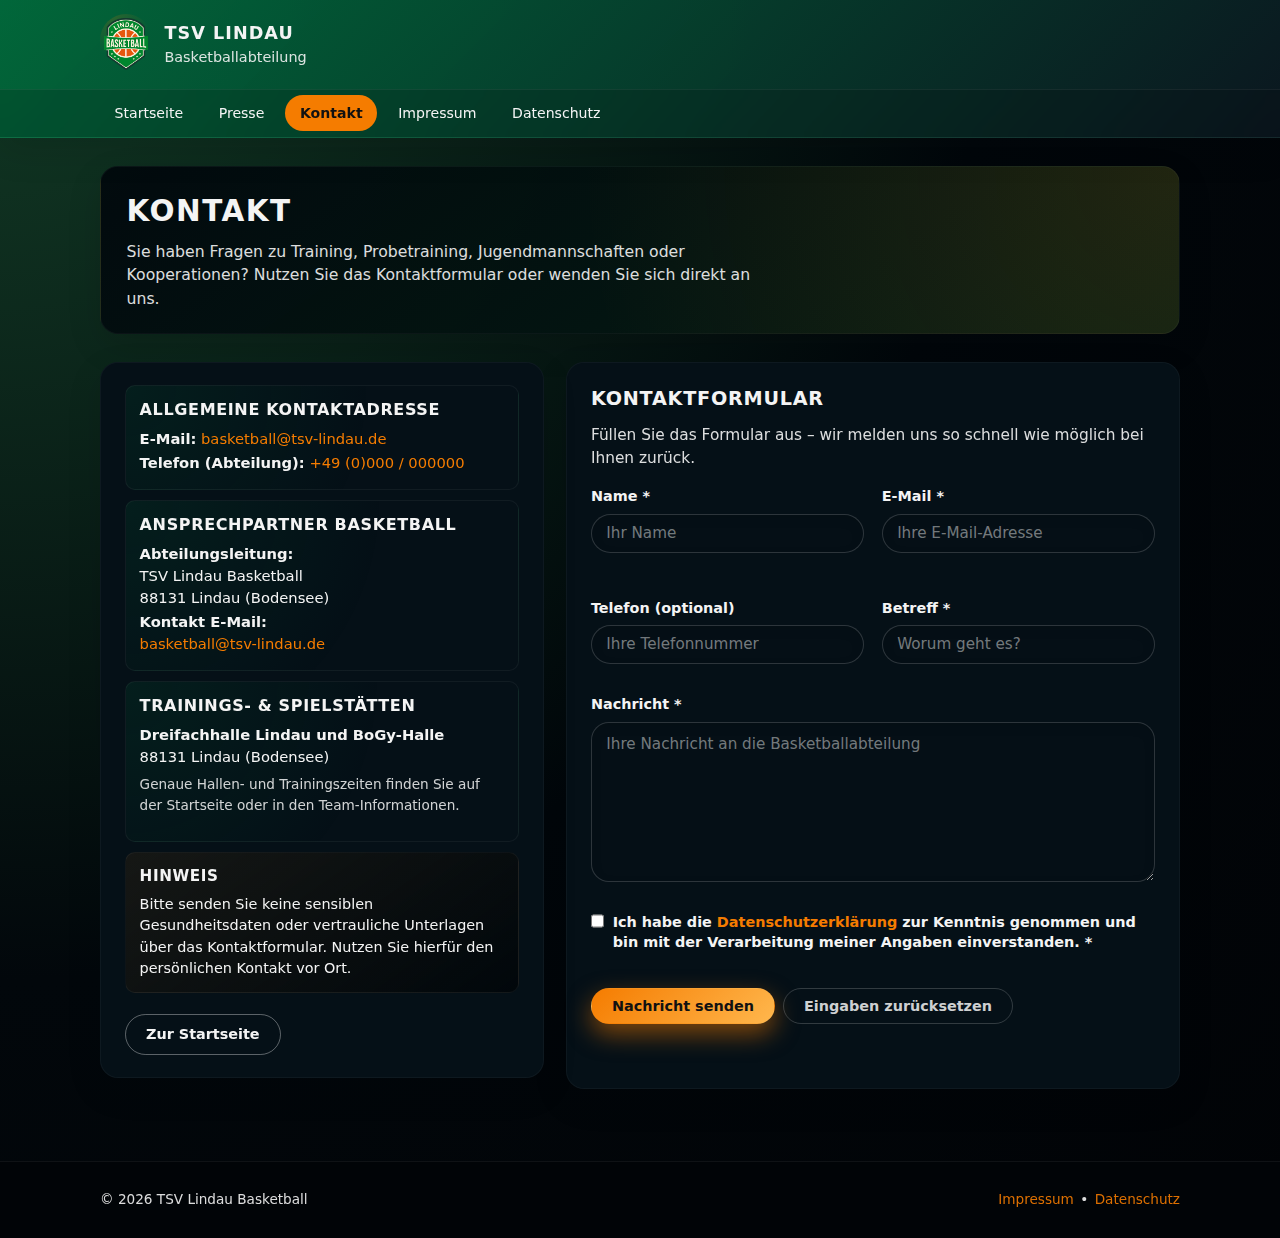
<file: kontakt/kontakt.html>
<!DOCTYPE html>
<html lang="de">
<head>
    <meta charset="UTF-8">
    <meta name="viewport" content="width=device-width, initial-scale=1.0">
    <title>Kontakt | TSV Lindau Basketball</title>
    <link rel="stylesheet" href="/kontakt/kontakt.css">
    <script src="/kontakt/kontakt.js" defer></script>
</head>
<body>
    <header class="site-header">
        <div class="header-inner">
            <a href="/index.html" class="logo-link" aria-label="Zur Startseite">
                <!-- Pfad ggf. anpassen -->
                <img src="/assets/Header/TSVLogotransparent.png" alt="TSV Lindau Basketball Logo" class="site-logo">
            </a>
            <div class="header-text">
                <span class="club-name">TSV Lindau</span>
                <span class="club-section">Basketballabteilung</span>
            </div>
        </div>

        <nav class="main-nav" aria-label="Hauptnavigation">
            <ul>
                <li><a href="/index.html">Startseite</a></li>
                <li><a href="/footer/presse/presse.html">Presse</a></li>
                <li><a href="/kontakt/kontakt.html" class="active">Kontakt</a></li>
                <li><a href="/footer/impressum/impressum.html">Impressum</a></li>
                <li><a href="/footer/datenschutz/datenschutz.html">Datenschutz</a></li>
            </ul>
        </nav>
    </header>

    <main class="page-main">
        <section class="page-hero">
            <h1>Kontakt</h1>
            <p>
                Sie haben Fragen zu Training, Probetraining, Jugendmannschaften oder Kooperationen?
                Nutzen Sie das Kontaktformular oder wenden Sie sich direkt an uns.
            </p>
        </section>

        <section class="contact-wrapper">
            <!-- Linke Spalte: Kontaktdaten -->
            <section class="contact-info" aria-label="Kontaktinformationen">
                <div class="info-card">
                    <h2>Allgemeine Kontaktadresse</h2>
                    <p class="info-line">
                        <strong>E-Mail:</strong>
                        <a href="mailto:basketball@tsv-lindau.de">basketball@tsv-lindau.de</a>
                    </p>
                    <p class="info-line">
                        <strong>Telefon (Abteilung):</strong>
                        <a href="tel:+490000000000">+49 (0)000 / 000000</a>
                    </p>
                </div>

                <div class="info-card">
                    <h2>Ansprechpartner Basketball</h2>
                    <p class="info-line">
                        <strong>Abteilungsleitung:</strong><br>
                        TSV Lindau Basketball<br>
                        88131 Lindau (Bodensee)
                    </p>
                    <p class="info-line">
                        <strong>Kontakt E-Mail:</strong><br>
                        <a href="mailto:basketball@tsv-lindau.de">basketball@tsv-lindau.de</a>
                    </p>
                </div>

                <div class="info-card">
                    <h2>Trainings- & Spielstätten</h2>
                    <p class="info-line">
                        <strong>Dreifachhalle Lindau und BoGy-Halle</strong><br>
                        88131 Lindau (Bodensee)
                    </p>
                    <p class="info-note">
                        Genaue Hallen- und Trainingszeiten finden Sie auf der Startseite oder
                        in den Team-Informationen.
                    </p>
                </div>

                <div class="info-card info-note-card">
                    <h3>Hinweis</h3>
                    <p>
                        Bitte senden Sie keine sensiblen Gesundheitsdaten oder vertrauliche
                        Unterlagen über das Kontaktformular. Nutzen Sie hierfür den persönlichen
                        Kontakt vor Ort.
                    </p>
                </div>

                <a href="/index.html" class="btn-secondary back-button">
                    Zur Startseite
                </a>
            </section>

            <!-- Rechte Spalte: Kontaktformular -->
            <section class="contact-form-section" aria-label="Kontaktformular">
                <h2>Kontaktformular</h2>
                <p class="form-intro">
                    Füllen Sie das Formular aus – wir melden uns so schnell wie möglich bei Ihnen zurück.
                </p>

                <form id="contact-form" novalidate>
                    <div class="form-grid">
                        <div class="form-group">
                            <label for="name">Name *</label>
                            <input type="text" id="name" name="name" required autocomplete="name" placeholder="Ihr Name">
                            <p class="error-message" data-for="name"></p>
                        </div>

                        <div class="form-group">
                            <label for="email">E-Mail *</label>
                            <input type="email" id="email" name="email" required autocomplete="email" placeholder="Ihre E-Mail-Adresse">
                            <p class="error-message" data-for="email"></p>
                        </div>

                        <div class="form-group">
                            <label for="phone">Telefon (optional)</label>
                            <input type="tel" id="phone" name="phone" autocomplete="tel" placeholder="Ihre Telefonnummer">
                            <p class="error-message" data-for="phone"></p>
                        </div>

                        <div class="form-group">
                            <label for="subject">Betreff *</label>
                            <input type="text" id="subject" name="subject" required placeholder="Worum geht es?">
                            <p class="error-message" data-for="subject"></p>
                        </div>
                    </div>

                    <div class="form-group">
                        <label for="message">Nachricht *</label>
                        <textarea id="message" name="message" rows="6" required placeholder="Ihre Nachricht an die Basketballabteilung"></textarea>
                        <p class="error-message" data-for="message"></p>
                    </div>

                    <div class="form-group form-group-inline">
                        <input type="checkbox" id="privacy" name="privacy" required>
                        <label for="privacy" class="checkbox-label">
                            Ich habe die
                            <a href="/footer/datenschutz/datenschutz.html" target="_blank" rel="noopener noreferrer">
                                Datenschutzerklärung
                            </a>
                            zur Kenntnis genommen und bin mit der Verarbeitung meiner Angaben einverstanden. *
                        </label>
                    </div>
                    <p class="error-message" data-for="privacy"></p>

                    <div class="form-actions">
                        <button type="submit" class="btn-primary">Nachricht senden</button>
                        <button type="reset" class="btn-ghost">Eingaben zurücksetzen</button>
                    </div>

                    <p id="form-status" class="form-status" aria-live="polite"></p>
                </form>
            </section>
        </section>
    </main>

    <footer class="site-footer">
        <div class="footer-inner">
            <p>© <span id="year"></span> TSV Lindau Basketball</p>
            <p class="footer-links">
                <a href="/footer/impressum/impressum.html">Impressum</a>
                <span aria-hidden="true">•</span>
                <a href="/footer/datenschutz/datenschutz.html">Datenschutz</a>
            </p>
        </div>
    </footer>
</body>
</html>
</file>
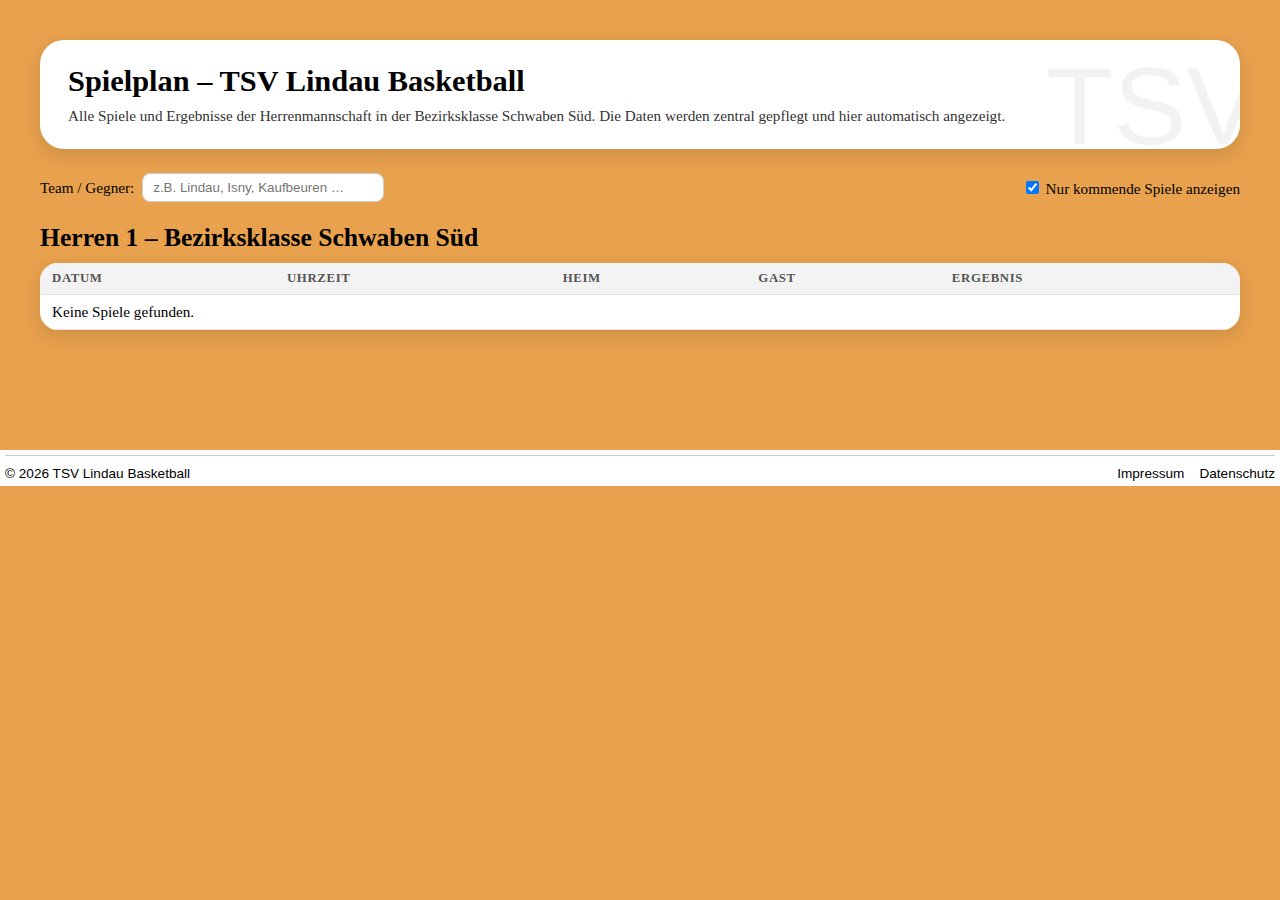
<file: spielplan/spielplan.html>
<!DOCTYPE html>
<html lang="de">
<head>
    <meta charset="UTF-8">
    <title>TSV Lindau Basketball – Spielplan</title>
    <meta name="viewport" content="width=device-width, initial-scale=1">

    <!-- Haupt-CSS deiner Landingpage -->
    <link rel="stylesheet" href="/landingpage/TSV_Lindau_Basketball.css">
    <!-- Zusatz-CSS nur für den Spielplan-Bereich -->
    <link rel="stylesheet" href="/spielplan/spielplan.css">

    <script src="/spielplan/spielplan.js" defer></script>
</head>
<body>
    <!-- du kannst hier denselben Header verwenden wie auf der Startseite,
         wichtig ist nur, dass darunter der Spielplan-Content kommt -->

    <main class="page-main">
        <section class="hero-section">
            <div class="hero-inner">
                <h1>Spielplan – TSV Lindau Basketball</h1>
                <p>
                    Alle Spiele und Ergebnisse der Herrenmannschaft in der Bezirksklasse Schwaben Süd.
                    Die Daten werden zentral gepflegt und hier automatisch angezeigt.
                </p>
            </div>
        </section>

        <section class="controls-section">
            <div class="controls-inner">
                <div class="control-group">
                    <label for="teamFilter">Team / Gegner:</label>
                    <input type="text" id="teamFilter" placeholder="z.B. Lindau, Isny, Kaufbeuren …">
                </div>

                <div class="control-group">
                    <label>
                        <input type="checkbox" id="futureOnly" checked>
                        Nur kommende Spiele anzeigen
                    </label>
                </div>
            </div>
        </section>

        <section class="schedule-section">
            <h2>Herren 1 – Bezirksklasse Schwaben Süd</h2>

            <table class="schedule-table">
                <thead>
                    <tr>
                        <th>Datum</th>
                        <th>Uhrzeit</th>
                        <th>Heim</th>
                        <th>Gast</th>
                        <th>Ergebnis</th>
                    </tr>
                </thead>
                <tbody id="schedule-body">
                    <!-- wird per JS gefüllt -->
                </tbody>
            </table>
        </section>
    </main>

    <footer class="footer">
        <div class="footer-bottom">
            <span>&copy; <span id="currentYear"></span> TSV Lindau Basketball</span>
            <div class="footer-links">
                <a href="/footer/impressum/impressum.html">Impressum</a>
                <a href="/footer/datenschutz/datenschutz.html">Datenschutz</a>
            </div>
        </div>
    </footer>
</body>
</html>
</file>
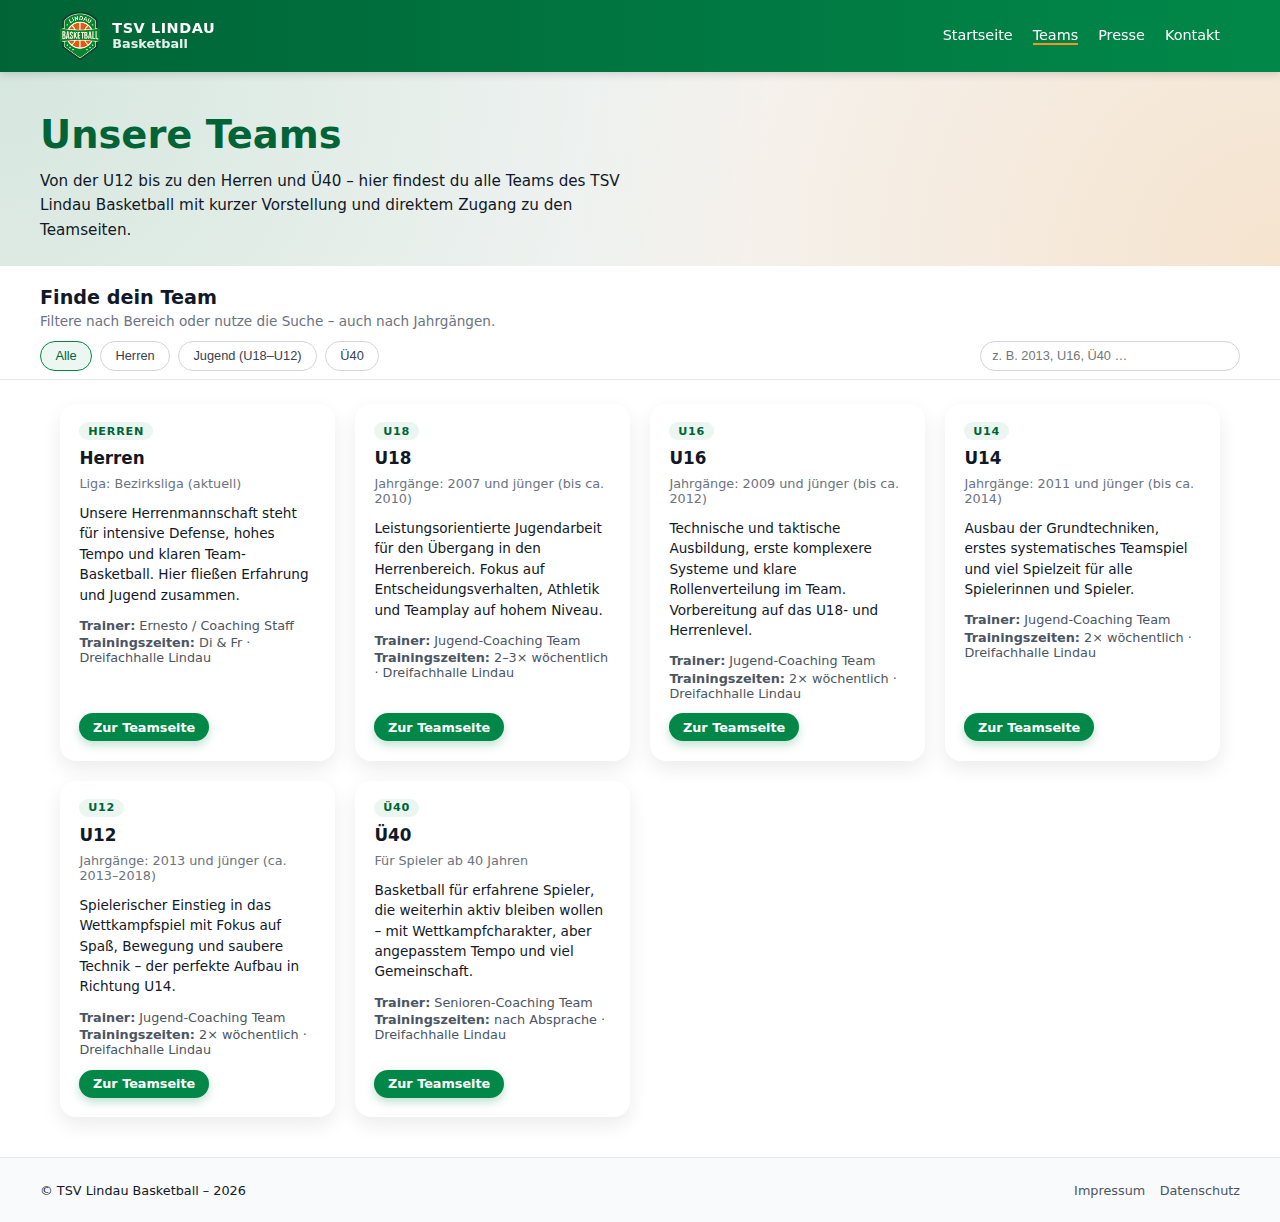
<file: teams/teams.html>
<!DOCTYPE html>
<html lang="de">
<head>
    <meta charset="UTF-8">
    <title>TSV Lindau Basketball – Teams</title>
    <meta name="viewport" content="width=device-width, initial-scale=1.0">

    <!-- Haupt-CSS für die Team-Landing-Page -->
    <link rel="stylesheet" href="/teams/teams.css">
</head>
<body>
    <header class="site-header">
        <div class="header-inner">
            <a href="/index.html" class="logo-link">
                <img src="/assets/Header/logo.png" alt="TSV Lindau Basketball Logo" class="logo-img">
                <div class="logo-text">
                    <span class="logo-main">TSV Lindau</span>
                    <span class="logo-sub">Basketball</span>
                </div>
            </a>

            <nav class="main-nav">
                <a href="/index.html">Startseite</a>
                <a href="/teams/teams.html" class="active">Teams</a>
                <a href="/footer/presse/presse.html">Presse</a>
                <a href="/kontakt/kontakt.html">Kontakt</a>
            </nav>
        </div>
    </header>

    <main>
        <!-- Hero / Einleitung -->
        <section class="hero">
            <div class="hero-content">
                <h1>Unsere Teams</h1>
                <p>
                    Von der U12 bis zu den Herren und Ü40 – hier findest du alle Teams des
                    TSV Lindau Basketball mit kurzer Vorstellung und direktem Zugang zu den Teamseiten.
                </p>
            </div>
        </section>

        <!-- Filterleiste -->
        <section class="team-filter-section">
            <div class="filter-header">
                <h2>Finde dein Team</h2>
                <p>Filtere nach Bereich oder nutze die Suche – auch nach Jahrgängen.</p>
            </div>

            <div class="filter-controls">
                <div class="filter-buttons">
                    <button class="filter-btn active" data-filter="all">Alle</button>
                    <button class="filter-btn" data-filter="herren">Herren</button>
                    <button class="filter-btn" data-filter="jugend">Jugend (U18–U12)</button>
                    <button class="filter-btn" data-filter="ue40">Ü40</button>
                </div>
                <div class="filter-search">
                    <input type="text" id="teamSearch" placeholder="z. B. 2013, U16, Ü40 …" aria-label="Team-Suche">
                </div>
            </div>
        </section>

        <!-- Team-Kacheln -->
        <section class="teams-grid" aria-label="Übersicht Teams">
            <!-- Herren -->
            <article class="team-card"
                     data-category="herren"
                     data-tags="herren herrenmannschaft bezirksliga lindau">
                <div class="team-tag">Herren</div>
                <h3>Herren</h3>
                <p class="team-league">Liga: Bezirksliga (aktuell)</p>
                <p class="team-info">
                    Unsere Herrenmannschaft steht für intensive Defense, hohes Tempo und klaren Team-Basketball.
                    Hier fließen Erfahrung und Jugend zusammen.
                </p>
                <ul class="team-meta">
                    <li><strong>Trainer:</strong> Ernesto / Coaching Staff</li>
                    <li><strong>Trainingszeiten:</strong> Di &amp; Fr · Dreifachhalle Lindau</li>
                </ul>
                <a href="/teams/herren1/herren1.html" class="team-link">Zur Teamseite</a>
            </article>

            <!-- U18 -->
            <article class="team-card"
                     data-category="jugend"
                     data-year-from="2007"
                     data-year-to="2010"
                     data-tags="u18 jugend jahrgang 2007 2008 2009 2010 2010 und jünger">
                <div class="team-tag">U18</div>
                <h3>U18</h3>
                <p class="team-league">Jahrgänge: 2007 und jünger (bis ca. 2010)</p>
                <p class="team-info">
                    Leistungsorientierte Jugendarbeit für den Übergang in den Herrenbereich. Fokus auf
                    Entscheidungsverhalten, Athletik und Teamplay auf hohem Niveau.
                </p>
                <ul class="team-meta">
                    <li><strong>Trainer:</strong> Jugend-Coaching Team</li>
                    <li><strong>Trainingszeiten:</strong> 2–3× wöchentlich · Dreifachhalle Lindau</li>
                </ul>
                <a href="/teams/u18/u18.html" class="team-link">Zur Teamseite</a>
            </article>

            <!-- U16 -->
            <article class="team-card"
                     data-category="jugend"
                     data-year-from="2009"
                     data-year-to="2012"
                     data-tags="u16 jugend jahrgang 2009 2010 2011 2012 2012 und jünger">
                <div class="team-tag">U16</div>
                <h3>U16</h3>
                <p class="team-league">Jahrgänge: 2009 und jünger (bis ca. 2012)</p>
                <p class="team-info">
                    Technische und taktische Ausbildung, erste komplexere Systeme und klare Rollenverteilung im Team.
                    Vorbereitung auf das U18- und Herrenlevel.
                </p>
                <ul class="team-meta">
                    <li><strong>Trainer:</strong> Jugend-Coaching Team</li>
                    <li><strong>Trainingszeiten:</strong> 2× wöchentlich · Dreifachhalle Lindau</li>
                </ul>
                <a href="/teams/u16/u16.html" class="team-link">Zur Teamseite</a>
            </article>

            <!-- U14 -->
            <article class="team-card"
                     data-category="jugend"
                     data-year-from="2011"
                     data-year-to="2014"
                     data-tags="u14 jugend jahrgang 2011 2012 2013 2014 2014 und jünger">
                <div class="team-tag">U14</div>
                <h3>U14</h3>
                <p class="team-league">Jahrgänge: 2011 und jünger (bis ca. 2014)</p>
                <p class="team-info">
                    Ausbau der Grundtechniken, erstes systematisches Teamspiel und viel Spielzeit für
                    alle Spielerinnen und Spieler.
                </p>
                <ul class="team-meta">
                    <li><strong>Trainer:</strong> Jugend-Coaching Team</li>
                    <li><strong>Trainingszeiten:</strong> 2× wöchentlich · Dreifachhalle Lindau</li>
                </ul>
                <a href="/teams/u14/u14.html" class="team-link">Zur Teamseite</a>
            </article>

            <!-- U12 -->
            <article class="team-card"
                     data-category="jugend"
                     data-year-from="2013"
                     data-year-to="2018"
                     data-tags="u12 jugend jahrgang 2013 2014 2015 2016 2017 2018 2013 und jünger">
                <div class="team-tag">U12</div>
                <h3>U12</h3>
                <p class="team-league">Jahrgänge: 2013 und jünger (ca. 2013–2018)</p>
                <p class="team-info">
                    Spielerischer Einstieg in das Wettkampfspiel mit Fokus auf Spaß, Bewegung und saubere
                    Technik – der perfekte Aufbau in Richtung U14.
                </p>
                <ul class="team-meta">
                    <li><strong>Trainer:</strong> Jugend-Coaching Team</li>
                    <li><strong>Trainingszeiten:</strong> 2× wöchentlich · Dreifachhalle Lindau</li>
                </ul>
                <a href="/teams/u12/u12.html" class="team-link">Zur Teamseite</a>
            </article>

            <!-- Ü40 -->
            <article class="team-card"
                     data-category="ue40"
                     data-tags="ü40 senioren herren freizeit 40 plus">
                <div class="team-tag">Ü40</div>
                <h3>Ü40</h3>
                <p class="team-league">Für Spieler ab 40 Jahren</p>
                <p class="team-info">
                    Basketball für erfahrene Spieler, die weiterhin aktiv bleiben wollen – mit Wettkampfcharakter,
                    aber angepasstem Tempo und viel Gemeinschaft.
                </p>
                <ul class="team-meta">
                    <li><strong>Trainer:</strong> Senioren-Coaching Team</li>
                    <li><strong>Trainingszeiten:</strong> nach Absprache · Dreifachhalle Lindau</li>
                </ul>
                <a href="/teams/ueber40/ueber40.html" class="team-link">Zur Teamseite</a>
            </article>
        </section>
    </main>

    <footer class="site-footer">
        <div class="footer-inner">
            <p>&copy; TSV Lindau Basketball – <span id="footerYear"></span></p>
            <div class="footer-links">
                <a href="/footer/impressum/impressum.html">Impressum</a>
                <a href="/footer/datenschutz/datenschutz.html">Datenschutz</a>
            </div>
        </div>
    </footer>

    <script src="/teams/teams.js"></script>
</body>
</html>
</file>
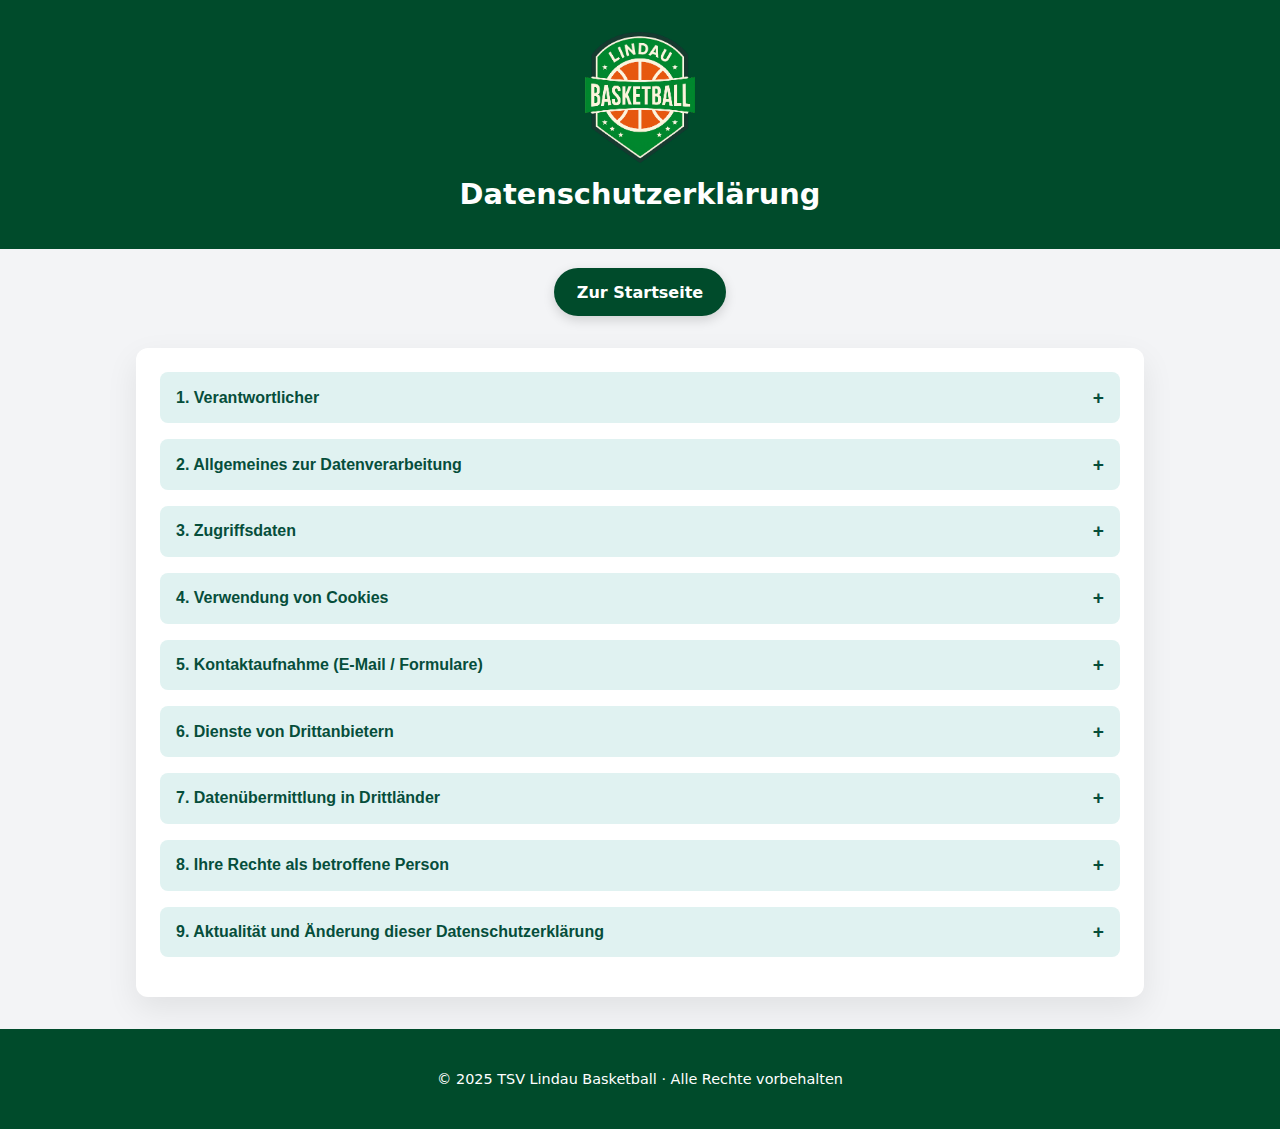
<file: footer/datenschutz/datenschutz.html>
<!DOCTYPE html>
<html lang="de">
    <head>
        <meta charset="UTF-8">
        <meta name="viewport" content="width=device-width, initial-scale=1.0">
        <title>Datenschutzerklärung | TSV Lindau Basketball</title>
        <link rel="stylesheet" href="/footer/datenschutz/datenschutz.css">
        <script src="/footer/datenschutz/datenschutz.js" defer></script>
    </head>
    
    <body>
      <header class="ds-header">
        <a href="/index.html">
          <img src="/assets/Header/TSVLogotransparent.png" alt="TSV Lindau Basketball Logo" class="ds-logo">
        </a>
        <h1 class="ds-title">Datenschutzerklärung</h1>
      </header>

      <div class="back-home-wrapper">
        <a href="/index.html" class="back-home-btn">Zur Startseite</a>
      </div>
        
      <main class="ds-content">

      <section class="ds-section accordion">
        <button class="accordion-button">1. Verantwortlicher</button>
        <div class="accordion-content">
          <p><strong>TSV Lindau Basketball</strong><br>
            c/o TSV Lindau 1850 e.V.<br>
            Bregenzer Straße 147<br>
            88131 Lindau (Bodensee)<br>
            E-Mail: <a href="mailto:info@tsv-lindau-basketball.de">info@tsv-lindau-basketball.de</a>
          </p>
        </div>
      </section>

      <section class="ds-section accordion">
        <button class="accordion-button">2. Allgemeines zur Datenverarbeitung</button>
        <div class="accordion-content">
          <p>
            Wir verarbeiten personenbezogene Daten ausschließlich im Rahmen der gesetzlichen Bestimmungen
            (DS-GVO, BDSG). Eine Verarbeitung erfolgt nur, soweit dies zur Bereitstellung einer
            funktionsfähigen Website, unserer Inhalte und Leistungen erforderlich ist.
          </p>
        </div>
      </section>

      <section class="ds-section accordion">
        <button class="accordion-button">3. Zugriffsdaten</button>
        <div class="accordion-content">
          <p>
            Beim Aufruf unserer Website werden automatisch Daten wie IP-Adresse, Browsertyp,
            verwendetes Betriebssystem, Datum und Uhrzeit des Zugriffs durch den Webserver protokolliert.
            Diese Daten werden ausschließlich zur Sicherstellung des technischen Betriebs,
            zur Abwehr von Angriffen und zur Fehleranalyse verwendet und regelmäßig gelöscht.
          </p>
        </div>
      </section>

      <section class="ds-section accordion">
        <button class="accordion-button">4. Verwendung von Cookies</button>
        <div class="accordion-content">
          <p>
            Unsere Website verwendet Cookies. Cookies sind kleine Textdateien, die auf Ihrem Endgerät gespeichert
            werden und die eine Wiedererkennung Ihres Browsers ermöglichen.
          </p>

          <p>Wir nutzen folgende Arten von Cookies:</p>
          <ul>
            <li>
              <strong>Technisch notwendige Cookies</strong><br>
              Diese Cookies sind für den Betrieb der Website zwingend erforderlich
              (z.&nbsp;B. Session-ID, Sicherheitsfunktionen, Cookie-Einwilligung).
              Rechtsgrundlage ist Art. 6 Abs. 1 lit. f DS-GVO.
            </li>
            <li>
              <strong>Funktionale Cookies</strong><br>
              Diese Cookies ermöglichen erweiterte Funktionen, z.&nbsp;B. die Einbindung von Google Maps,
              externen Google Fonts, YouTube-Videos oder Instagram-Inhalten.
              Rechtsgrundlage ist Ihre Einwilligung nach Art. 6 Abs. 1 lit. a DS-GVO.
            </li>
            <li>
              <strong>Analyse- / Statistik-Cookies</strong><br>
              Diese Cookies dienen der anonymisierten Auswertung der Nutzung unserer Website,
              z.&nbsp;B. über Google Analytics.
              Rechtsgrundlage ist Ihre Einwilligung nach Art. 6 Abs. 1 lit. a DS-GVO.
            </li>
            <li>
              <strong>Marketing- / Tracking-Cookies</strong><br>
              Diese Cookies werden verwendet, um Inhalte oder Werbung zu personalisieren,
              z.&nbsp;B. durch Facebook-/Meta-Pixel oder vergleichbare Technologien.
              Rechtsgrundlage ist Ihre Einwilligung nach Art. 6 Abs. 1 lit. a DS-GVO.
            </li>
          </ul>

          <p>
            Sie können Ihre Cookie-Einstellungen jederzeit über unser Cookie-Consent-Tool anpassen
            oder Cookies in den Einstellungen Ihres Browsers löschen.
          </p>
        </div>
      </section>

      <section class="ds-section accordion">
        <button class="accordion-button">5. Kontaktaufnahme (E-Mail / Formulare)</button>
        <div class="accordion-content">
          <p>
            Wenn Sie uns per E-Mail oder über ein Kontaktformular kontaktieren, werden Ihre Angaben
            zur Bearbeitung der Anfrage sowie für mögliche Anschlussfragen verarbeitet.
            Rechtsgrundlage ist Art. 6 Abs. 1 lit. b DS-GVO (Vertragsanbahnung) bzw.
            Art. 6 Abs. 1 lit. f DS-GVO (berechtigtes Interesse).
            Eine Weitergabe an Dritte erfolgt nicht ohne Ihre Einwilligung.
          </p>
        </div>
      </section>

      <section class="ds-section accordion">
        <button class="accordion-button">6. Dienste von Drittanbietern</button>
        <div class="accordion-content">
          <p>
            Auf unserer Website können Inhalte und Dienste von Drittanbietern eingebunden sein.
            Dabei kann es vorkommen, dass diese Anbieter Ihre IP-Adresse und weitere technische Daten
            erhalten. Die Nutzung erfolgt nur nach Ihrer Einwilligung über das Cookie-Consent-Tool.
          </p>
          <ul>
            <li>
              <strong>Google Analytics</strong><br>
              Dienst zur Webanalyse der Google Ireland Limited. Es werden Cookies gesetzt, um
              die Nutzung der Website auszuwerten. IP-Adressen werden in der Regel anonymisiert.
            </li>
            <li>
              <strong>YouTube</strong><br>
              Zum Einbinden und Abspielen von Videos nutzen wir den Dienst YouTube (Google Ireland Limited).
              Beim Abspielen eines Videos können Daten an YouTube übertragen werden.
            </li>
            <li>
              <strong>Google Maps</strong><br>
              Zur Anzeige von Karten nutzen wir Google Maps (Google Ireland Limited).
              Durch die Einbindung werden Nutzungsdaten an Google übertragen.
            </li>
            <li>
              <strong>Instagram / Facebook (Meta)</strong><br>
              Verlinkungen oder eingebettete Inhalte von Instagram oder Facebook können dazu führen,
              dass Meta Platforms Ireland Daten verarbeitet.
            </li>
            <li>
              <strong>Externe Google Fonts</strong><br>
              Soweit nicht lokal eingebunden, können Schriftarten von Google-Servern geladen werden.
            </li>
          </ul>
          <p>
            Weitere Informationen zu Zweck und Umfang der Datenverarbeitung finden Sie in den
            Datenschutzhinweisen der jeweiligen Anbieter.
          </p>
        </div>
      </section>

      <section class="ds-section accordion">
        <button class="accordion-button">7. Datenübermittlung in Drittländer</button>
        <div class="accordion-content">
          <p>
            Durch die Nutzung bestimmter Dienste (z.&nbsp;B. Google, YouTube, Meta/Facebook, Instagram)
            kann eine Datenübermittlung in Drittländer, insbesondere die USA, erfolgen.
            Soweit kein Angemessenheitsbeschluss der EU-Kommission vorliegt, erfolgt die Übermittlung
            auf Grundlage Ihrer ausdrücklichen Einwilligung (Art. 49 Abs. 1 lit. a DS-GVO)
            und/oder geeigneter Garantien.
          </p>
        </div>
      </section>

      <section class="ds-section accordion">
        <button class="accordion-button">8. Ihre Rechte als betroffene Person</button>
        <div class="accordion-content">
          <p>Sie haben insbesondere die folgenden Rechte:</p>
          <ul>
            <li>Recht auf Auskunft über die zu Ihrer Person gespeicherten Daten (Art. 15 DS-GVO)</li>
            <li>Recht auf Berichtigung unrichtiger Daten (Art. 16 DS-GVO)</li>
            <li>Recht auf Löschung (Art. 17 DS-GVO)</li>
            <li>Recht auf Einschränkung der Verarbeitung (Art. 18 DS-GVO)</li>
            <li>Recht auf Datenübertragbarkeit (Art. 20 DS-GVO)</li>
            <li>Recht auf Widerspruch gegen bestimmte Verarbeitungen (Art. 21 DS-GVO)</li>
          </ul>
          <p>
            Darüber hinaus haben Sie das Recht, sich bei einer Datenschutzaufsichtsbehörde zu beschweren.
            Für Bayern ist dies insbesondere das
            <strong>Bayerische Landesamt für Datenschutzaufsicht (BayLDA)</strong>.
          </p>
        </div>
      </section>

      <section class="ds-section accordion">
        <button class="accordion-button">9. Aktualität und Änderung dieser Datenschutzerklärung</button>
        <div class="accordion-content">
          <p>
            Diese Datenschutzerklärung ist aktuell gültig. Wir behalten uns vor, sie anzupassen,
            um sie an geänderte Rechtslagen oder bei Einführung neuer Dienste auf unserer Website
            zu aktualisieren. Es gilt jeweils die zum Zeitpunkt Ihres Besuchs veröffentlichte Version.
          </p>
        </div>
      </section>

    </main>

    <footer class="ds-footer">
      <p>© 2025 TSV Lindau Basketball · Alle Rechte vorbehalten</p>
    </footer>
  </body>
</html>
</file>
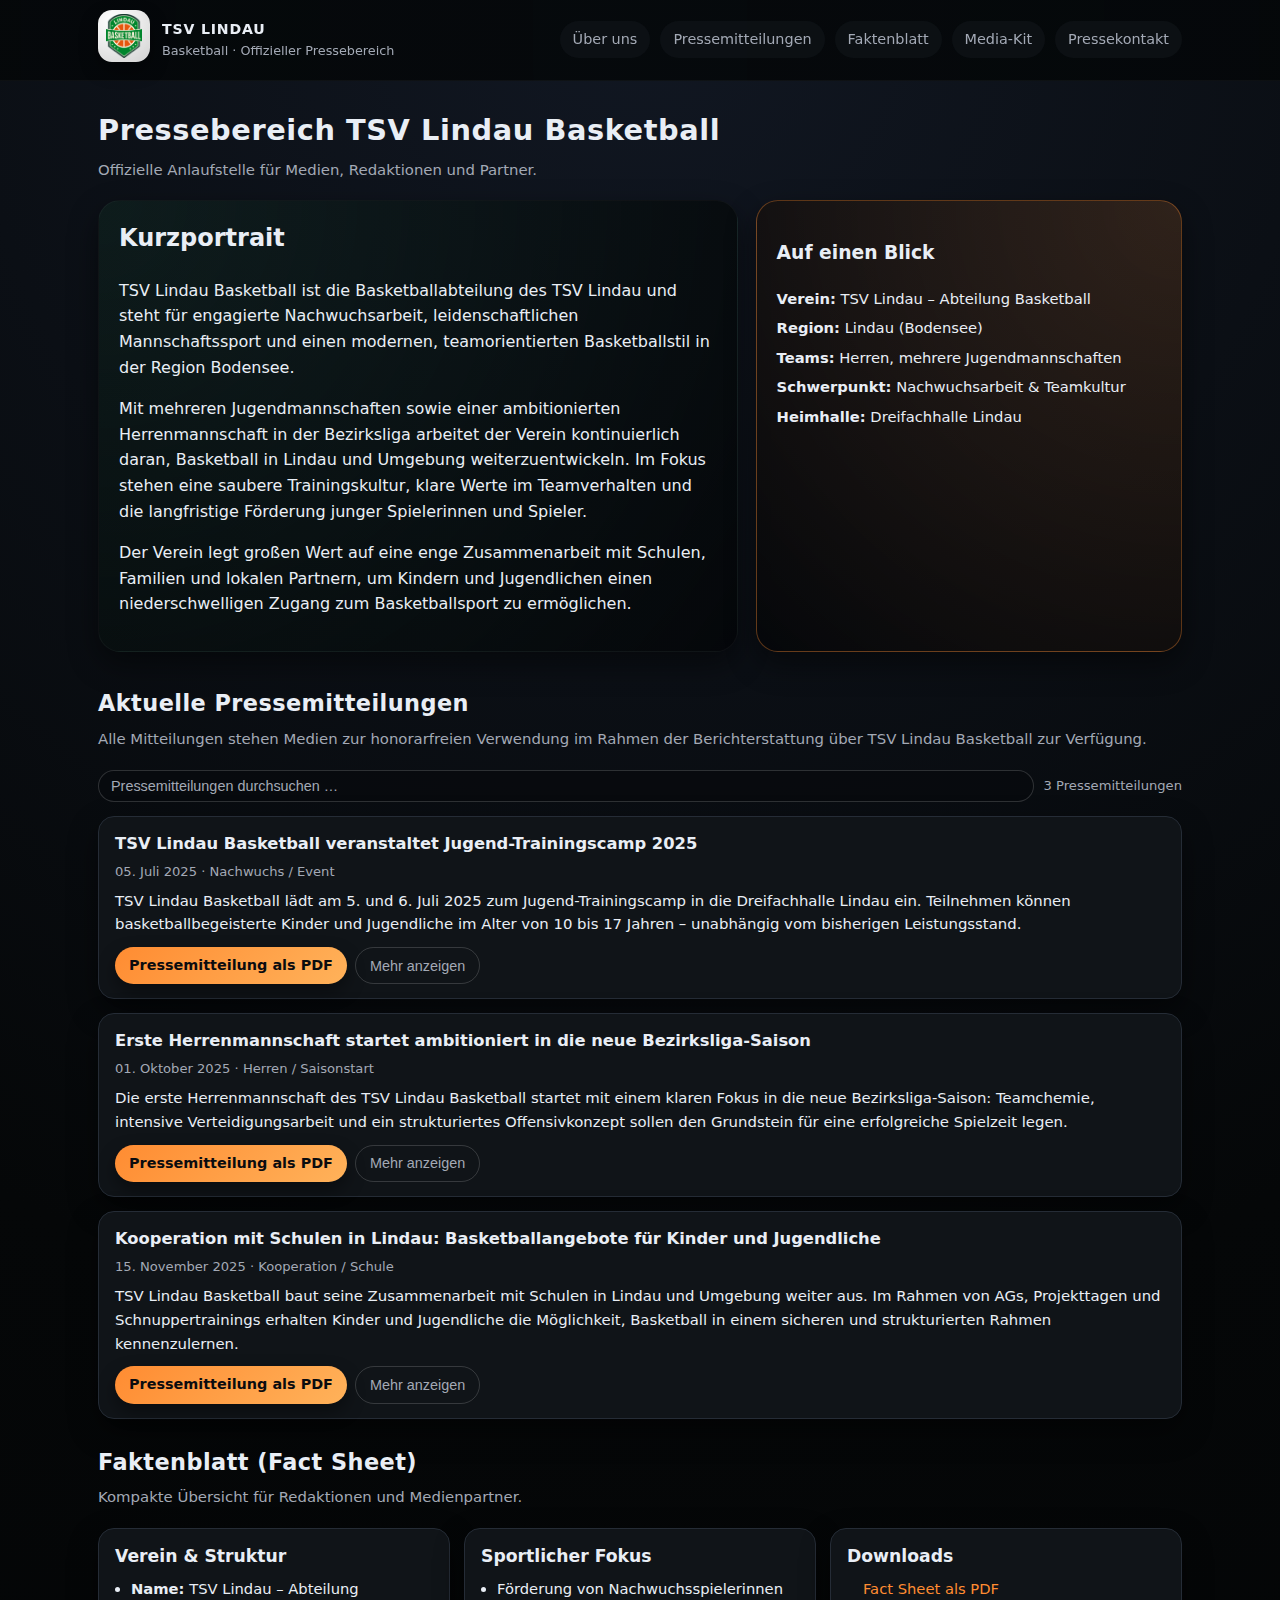
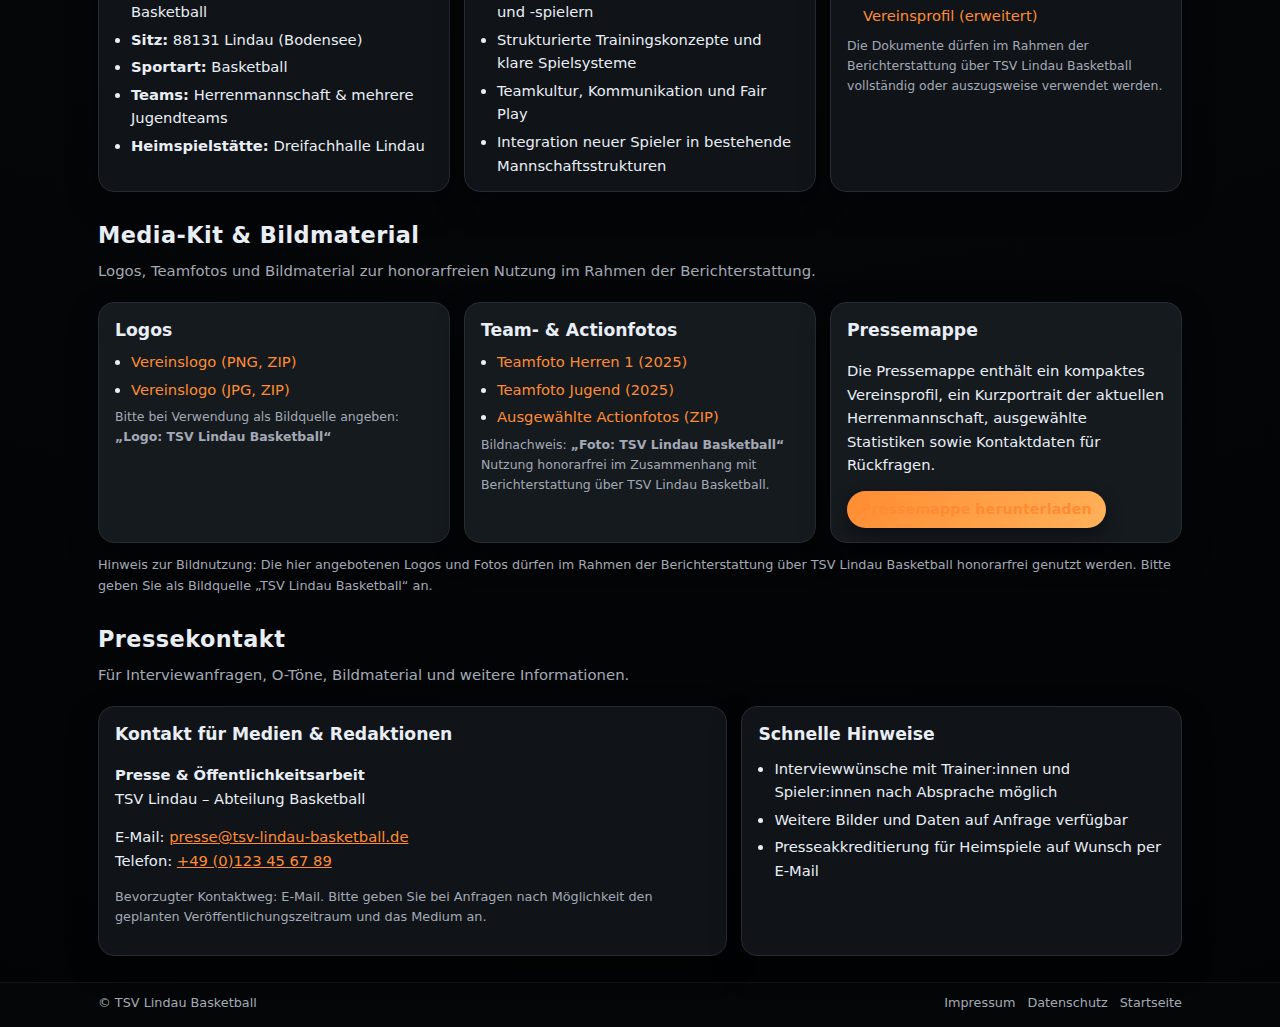
<file: footer/presse/presse.html>
<!DOCTYPE html>
<html lang="de">
<head>
    <meta charset="UTF-8">
    <title>Presse | TSV Lindau Basketball</title>
    <meta name="viewport" content="width=device-width, initial-scale=1.0">

    <meta name="description" content="Offizieller Pressebereich des TSV Lindau Basketball: Pressemitteilungen, Media-Kit, Bilder, Logos und Kontakt für Medienanfragen.">

    <link rel="stylesheet" href="/footer/presse/presse.css">
</head>
<body>
<header class="site-header">
    <div class="header-inner">
        <div class="logo-block">
            <!-- Passe den Pfad zu deinen echten Dateien an -->
            <a href="/index.html" class="logo-link" aria-label="Zur Startseite">
                <img src="/assets/Header/TSVLogotransparent.png" alt="TSV Lindau Basketball Logo" class="logo">
            </a>
            <div class="club-text">
                <span class="club-name">TSV Lindau</span>
                <span class="club-subtitle">Basketball · Offizieller Pressebereich</span>
            </div>
        </div>

        <nav class="main-nav">
            <a href="#intro">Über uns</a>
            <a href="#press-releases">Pressemitteilungen</a>
            <a href="#facts">Faktenblatt</a>
            <a href="#media-kit">Media-Kit</a>
            <a href="#contact">Pressekontakt</a>
        </nav>
    </div>
</header>

<main>
    <!-- Intro / Kurzportrait -->
    <section id="intro" class="section intro">
        <div class="section-header">
            <h1>Pressebereich TSV Lindau Basketball</h1>
            <p class="section-subtitle">
                Offizielle Anlaufstelle für Medien, Redaktionen und Partner.
            </p>
        </div>
        <div class="intro-grid">
            <div class="intro-text">
                <h2>Kurzportrait</h2>
                <p>
                    TSV Lindau Basketball ist die Basketballabteilung des TSV Lindau und steht für
                    engagierte Nachwuchsarbeit, leidenschaftlichen Mannschaftssport und einen
                    modernen, teamorientierten Basketballstil in der Region Bodensee.
                </p>
                <p>
                    Mit mehreren Jugendmannschaften sowie einer ambitionierten Herrenmannschaft
                    in der Bezirksliga arbeitet der Verein kontinuierlich daran, Basketball in
                    Lindau und Umgebung weiterzuentwickeln. Im Fokus stehen eine saubere
                    Trainingskultur, klare Werte im Teamverhalten und die langfristige Förderung
                    junger Spielerinnen und Spieler.
                </p>
                <p>
                    Der Verein legt großen Wert auf eine enge Zusammenarbeit mit Schulen,
                    Familien und lokalen Partnern, um Kindern und Jugendlichen einen
                    niederschwelligen Zugang zum Basketballsport zu ermöglichen.
                </p>
            </div>
            <aside class="intro-highlight">
                <h3>Auf einen Blick</h3>
                <ul class="key-facts">
                    <li><strong>Verein:</strong> TSV Lindau – Abteilung Basketball</li>
                    <li><strong>Region:</strong> Lindau (Bodensee)</li>
                    <li><strong>Teams:</strong> Herren, mehrere Jugendmannschaften</li>
                    <li><strong>Schwerpunkt:</strong> Nachwuchsarbeit & Teamkultur</li>
                    <li><strong>Heimhalle:</strong> Dreifachhalle Lindau</li>
                </ul>
            </aside>
        </div>
    </section>

    <!-- Aktuelle Pressemitteilungen -->
    <section id="press-releases" class="section press-releases">
        <div class="section-header">
            <h2>Aktuelle Pressemitteilungen</h2>
            <p class="section-subtitle">
                Alle Mitteilungen stehen Medien zur honorarfreien Verwendung im Rahmen der Berichterstattung
                über TSV Lindau Basketball zur Verfügung.
            </p>
        </div>

        <div class="press-controls">
            <input type="text" id="press-search" placeholder="Pressemitteilungen durchsuchen …">
            <span class="press-count" id="press-count"></span>
        </div>

        <div class="press-list" id="press-list">
            <!-- PM 1 -->
            <article class="press-item" data-title="Jugendcamp 2025" data-tags="camp jugend trainingscamp sommer">
                <header>
                    <h3>TSV Lindau Basketball veranstaltet Jugend-Trainingscamp 2025</h3>
                    <p class="press-meta">
                        <span class="press-date">05. Juli 2025</span> ·
                        <span class="press-category">Nachwuchs / Event</span>
                    </p>
                </header>
                <div class="press-body">
                    <p>
                        TSV Lindau Basketball lädt am 5. und 6. Juli 2025 zum Jugend-Trainingscamp
                        in die Dreifachhalle Lindau ein. Teilnehmen können basketballbegeisterte
                        Kinder und Jugendliche im Alter von 10 bis 17 Jahren – unabhängig vom
                        bisherigen Leistungsstand.
                    </p>
                    <p class="press-more">
                        In mehreren Trainingsblöcken werden grundlegende Techniken, Wurf- und
                        Dribbelübungen sowie Spielformen vermittelt. Ziel des Camps ist es,
                        Freude am Basketball zu vermitteln, Talente zu fördern und den
                        Mannschaftssport in der Region weiter zu stärken.
                    </p>
                </div>
                <footer class="press-footer">
                    <a href="downloads/pressemitteilung_jugendcamp_2025.pdf" class="btn btn-primary" target="_blank" rel="noopener">
                        Pressemitteilung als PDF
                    </a>
                    <button class="btn btn-ghost press-toggle" type="button">
                        Mehr anzeigen
                    </button>
                </footer>
            </article>

            <!-- PM 2 -->
            <article class="press-item" data-title="Saisonstart Herren" data-tags="herren erste herren saisonstart ligabetrieb">
                <header>
                    <h3>Erste Herrenmannschaft startet ambitioniert in die neue Bezirksliga-Saison</h3>
                    <p class="press-meta">
                        <span class="press-date">01. Oktober 2025</span> ·
                        <span class="press-category">Herren / Saisonstart</span>
                    </p>
                </header>
                <div class="press-body">
                    <p>
                        Die erste Herrenmannschaft des TSV Lindau Basketball startet mit einem
                        klaren Fokus in die neue Bezirksliga-Saison: Teamchemie, intensive
                        Verteidigungsarbeit und ein strukturiertes Offensivkonzept sollen den
                        Grundstein für eine erfolgreiche Spielzeit legen.
                    </p>
                    <p class="press-more">
                        Nach einer intensiven Vorbereitung mit hohem Trainingsumfang und
                        taktischer Ausrichtung auf Systeme wie „Horns“ und „5-Out“ geht das Team
                        gut abgestimmt in die Saison. Ziel ist es, sich in der Liga zu
                        etablieren und jungen Spielern Schritt für Schritt mehr Verantwortung
                        zu übertragen.
                    </p>
                </div>
                <footer class="press-footer">
                    <a href="downloads/pressemitteilung_saisonstart_herren_2025.pdf" class="btn btn-primary" target="_blank" rel="noopener">
                        Pressemitteilung als PDF
                    </a>
                    <button class="btn btn-ghost press-toggle" type="button">
                        Mehr anzeigen
                    </button>
                </footer>
            </article>

            <!-- PM 3 -->
            <article class="press-item" data-title="Kooperation Schule" data-tags="schule kooperation projekte nachwuchs">
                <header>
                    <h3>Kooperation mit Schulen in Lindau: Basketballangebote für Kinder und Jugendliche</h3>
                    <p class="press-meta">
                        <span class="press-date">15. November 2025</span> ·
                        <span class="press-category">Kooperation / Schule</span>
                    </p>
                </header>
                <div class="press-body">
                    <p>
                        TSV Lindau Basketball baut seine Zusammenarbeit mit Schulen in Lindau und
                        Umgebung weiter aus. Im Rahmen von AGs, Projekttagen und Schnuppertrainings
                        erhalten Kinder und Jugendliche die Möglichkeit, Basketball in einem sicheren
                        und strukturierten Rahmen kennenzulernen.
                    </p>
                    <p class="press-more">
                        Durch die Kooperationen soll der Übergang vom Schulangebot in den
                        Vereinsbasketball erleichtert werden. Gleichzeitig werden Werte wie
                        Teamgeist, Fairness und gegenseitige Unterstützung in den Vordergrund
                        gestellt. Interessierte Schulen können sich direkt an den Verein wenden.
                    </p>
                </div>
                <footer class="press-footer">
                    <a href="downloads/pressemitteilung_kooperation_schulen_2025.pdf" class="btn btn-primary" target="_blank" rel="noopener">
                        Pressemitteilung als PDF
                    </a>
                    <button class="btn btn-ghost press-toggle" type="button">
                        Mehr anzeigen
                    </button>
                </footer>
            </article>
        </div>
    </section>

    <!-- Faktenblatt -->
    <section id="facts" class="section facts">
        <div class="section-header">
            <h2>Faktenblatt (Fact Sheet)</h2>
            <p class="section-subtitle">
                Kompakte Übersicht für Redaktionen und Medienpartner.
            </p>
        </div>

        <div class="facts-grid">
            <div class="facts-column">
                <h3>Verein & Struktur</h3>
                <ul>
                    <li><strong>Name:</strong> TSV Lindau – Abteilung Basketball</li>
                    <li><strong>Sitz:</strong> 88131 Lindau (Bodensee)</li>
                    <li><strong>Sportart:</strong> Basketball</li>
                    <li><strong>Teams:</strong> Herrenmannschaft & mehrere Jugendteams</li>
                    <li><strong>Heimspielstätte:</strong> Dreifachhalle Lindau</li>
                </ul>
            </div>
            <div class="facts-column">
                <h3>Sportlicher Fokus</h3>
                <ul>
                    <li>Förderung von Nachwuchsspielerinnen und -spielern</li>
                    <li>Strukturierte Trainingskonzepte und klare Spielsysteme</li>
                    <li>Teamkultur, Kommunikation und Fair Play</li>
                    <li>Integration neuer Spieler in bestehende Mannschaftsstrukturen</li>
                </ul>
            </div>
            <div class="facts-column">
                <h3>Downloads</h3>
                <ul class="facts-downloads">
                    <li><a href="downloads/factsheet_tsv_lindau_basketball.pdf" target="_blank" rel="noopener">Fact Sheet als PDF</a></li>
                    <li><a href="downloads/vereinsprofil_tsv_lindau_basketball.pdf" target="_blank" rel="noopener">Vereinsprofil (erweitert)</a></li>
                </ul>
                <p class="facts-note">
                    Die Dokumente dürfen im Rahmen der Berichterstattung über TSV Lindau Basketball
                    vollständig oder auszugsweise verwendet werden.
                </p>
            </div>
        </div>
    </section>

    <!-- Media-Kit -->
    <section id="media-kit" class="section media-kit">
        <div class="section-header">
            <h2>Media-Kit & Bildmaterial</h2>
            <p class="section-subtitle">
                Logos, Teamfotos und Bildmaterial zur honorarfreien Nutzung im Rahmen der Berichterstattung.
            </p>
        </div>

        <div class="media-grid">
            <div class="media-card">
                <h3>Logos</h3>
                <ul>
                    <li><a href="downloads/logo_tsv_lindau_basketball_png.zip">Vereinslogo (PNG, ZIP)</a></li>
                    <li><a href="downloads/logo_tsv_lindau_basketball_jpg.zip">Vereinslogo (JPG, ZIP)</a></li>
                </ul>
                <p class="media-note">
                    Bitte bei Verwendung als Bildquelle angeben:
                    <br><strong>„Logo: TSV Lindau Basketball“</strong>
                </p>
            </div>

            <div class="media-card">
                <h3>Team- & Actionfotos</h3>
                <ul>
                    <li><a href="downloads/teamfoto_herren1_2025.jpg">Teamfoto Herren 1 (2025)</a></li>
                    <li><a href="downloads/teamfoto_jugend_2025.jpg">Teamfoto Jugend (2025)</a></li>
                    <li><a href="downloads/actionshots_2025.zip">Ausgewählte Actionfotos (ZIP)</a></li>
                </ul>
                <p class="media-note">
                    Bildnachweis: <strong>„Foto: TSV Lindau Basketball“</strong><br>
                    Nutzung honorarfrei im Zusammenhang mit Berichterstattung über TSV Lindau Basketball.
                </p>
            </div>

            <div class="media-card">
                <h3>Pressemappe</h3>
                <p>
                    Die Pressemappe enthält ein kompaktes Vereinsprofil, ein Kurzportrait der aktuellen
                    Herrenmannschaft, ausgewählte Statistiken sowie Kontaktdaten für Rückfragen.
                </p>
                <a href="downloads/pressemappe_tsv_lindau_basketball.pdf" class="btn btn-primary" target="_blank" rel="noopener">
                    Pressemappe herunterladen
                </a>
            </div>
        </div>

        <p class="media-legal">
            Hinweis zur Bildnutzung: Die hier angebotenen Logos und Fotos dürfen im Rahmen der
            Berichterstattung über TSV Lindau Basketball honorarfrei genutzt werden. Bitte geben Sie
            als Bildquelle „TSV Lindau Basketball“ an.
        </p>
    </section>

    <!-- Kontakt -->
    <section id="contact" class="section contact">
        <div class="section-header">
            <h2>Pressekontakt</h2>
            <p class="section-subtitle">
                Für Interviewanfragen, O-Töne, Bildmaterial und weitere Informationen.
            </p>
        </div>

        <div class="contact-grid">
            <div class="contact-main">
                <h3>Kontakt für Medien & Redaktionen</h3>
                <p>
                    <strong>Presse & Öffentlichkeitsarbeit</strong><br>
                    TSV Lindau – Abteilung Basketball
                </p>
                <p>
                    E-Mail: <a href="mailto:presse@tsv-lindau-basketball.de">presse@tsv-lindau-basketball.de</a><br>
                    Telefon: <a href="tel:+49123456789">+49 (0)123 45 67 89</a>
                </p>
                <p class="contact-note">
                    Bevorzugter Kontaktweg: E-Mail. Bitte geben Sie bei Anfragen nach Möglichkeit den
                    geplanten Veröffentlichungszeitraum und das Medium an.
                </p>
            </div>
            <aside class="contact-aside">
                <h3>Schnelle Hinweise</h3>
                <ul>
                    <li>Interviewwünsche mit Trainer:innen und Spieler:innen nach Absprache möglich</li>
                    <li>Weitere Bilder und Daten auf Anfrage verfügbar</li>
                    <li>Presseakkreditierung für Heimspiele auf Wunsch per E-Mail</li>
                </ul>
            </aside>
        </div>
    </section>
</main>

<footer class="site-footer">
    <div class="footer-inner">
        <span>© TSV Lindau Basketball</span>
        <span class="footer-links">
            <a href="/footer/impressum/impressum.html">Impressum</a>
            <a href="/footer/datenschutz/datenschutz.html">Datenschutz</a>
            <a href="/index.html">Startseite</a>
        </span>
    </div>
</footer>

<script src="/footer/presse/presse.js"></script>
</body>
</html>
</file>
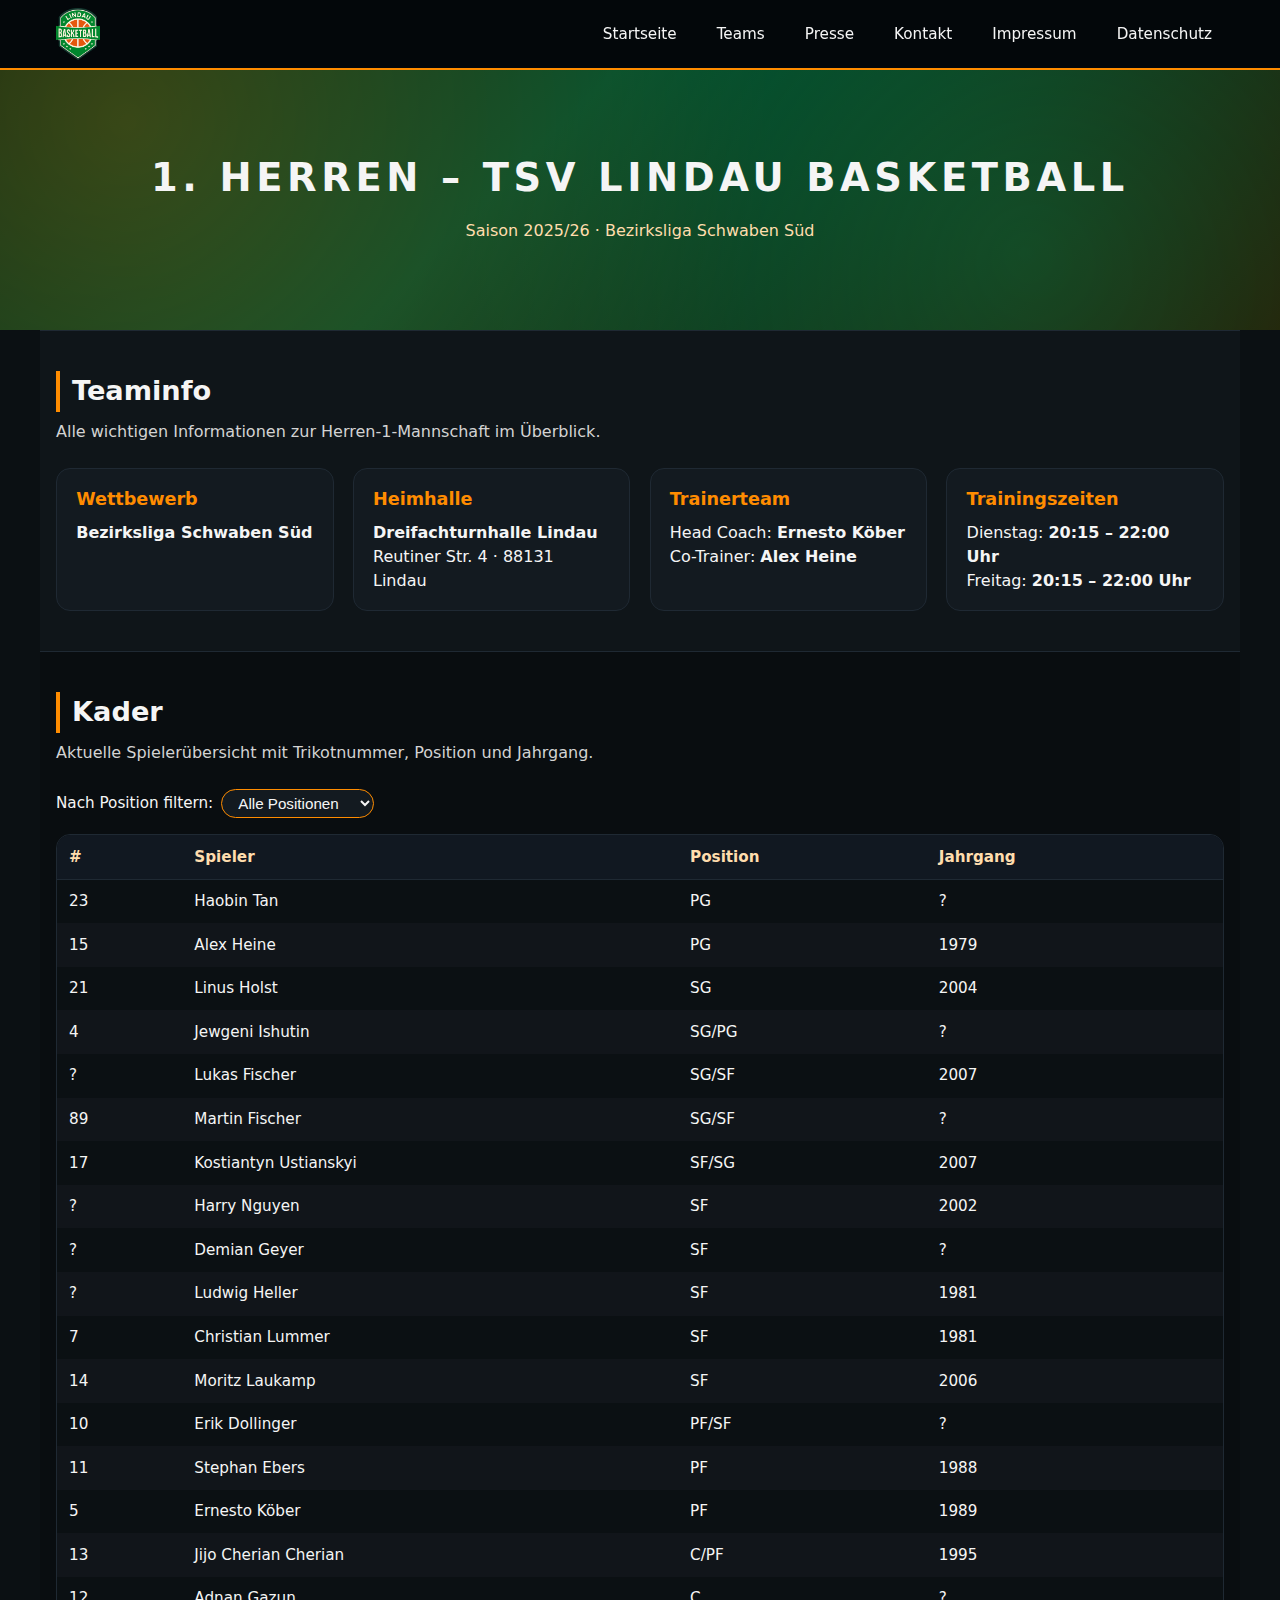
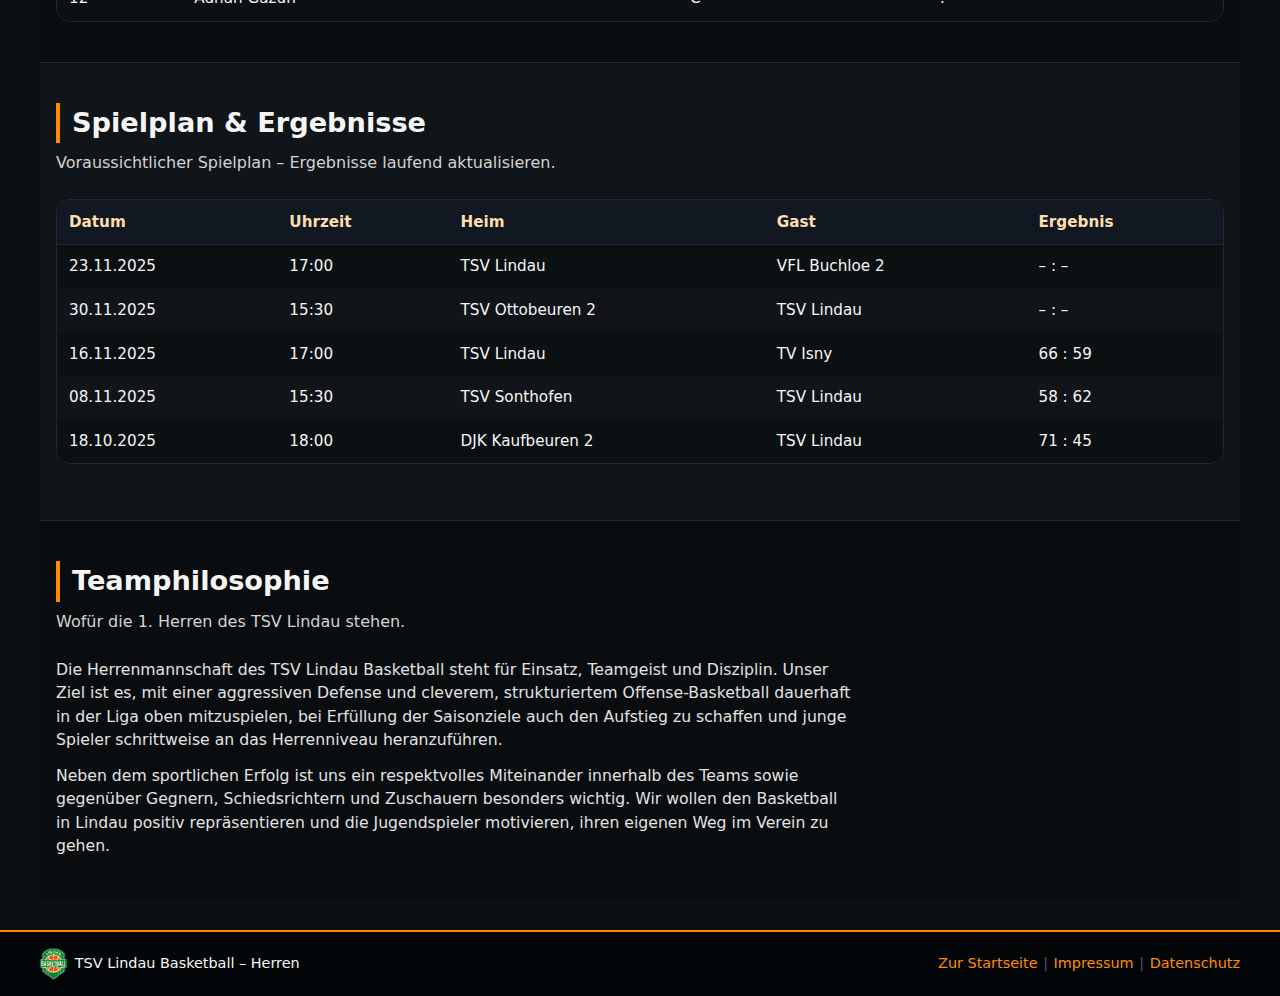
<file: teams/herren1/herren1.html>
<!DOCTYPE html>
<html lang="de">
<head>
    <meta charset="UTF-8">
    <title>TSV Lindau Basketball – Herren 1</title>
    <meta name="viewport" content="width=device-width, initial-scale=1.0">

    <!-- Stylesheet für Herren 1 -->
    <link rel="stylesheet" href="/teams/herren1/herren1.css">
</head>
<body>
<header class="main-header">
    <div class="header-inner">
        <a href="/index.html" class="logo-link">
            <img src="/assets/Header/logo.png" alt="TSV Lindau Logo" class="logo-main">
        </a>
        <button class="nav-toggle" id="navToggle" aria-label="Menü öffnen">
            ☰
        </button>
        <nav class="main-nav" id="mainNav">
            <ul>
                <li><a href="/index.html">Startseite</a></li>
                <li><a href="/teams/teams.html">Teams</a></li>
                <li><a href="/footer/presse/presse.html">Presse</a></li>
                <li><a href="/kontakt/kontakt.html">Kontakt</a></li>
                <li><a href="/footer/impressum/impressum.html">Impressum</a></li>
                <li><a href="/footer/datenschutz/datenschutz.html">Datenschutz</a></li>
            </ul>
        </nav>
    </div>
</header>

<main>
    <!-- HERO / KOPF -->
    <section class="hero">
        <div class="hero-overlay"></div>
        <div class="hero-content">
            <h1>1. Herren – TSV Lindau Basketball</h1>
            <p class="hero-subtitle">Saison 2025/26 · Bezirksliga Schwaben Süd</p>
        </div>
    </section>

    <!-- Teaminfo -->
    <section class="section section-teaminfo">
        <div class="section-header">
            <h2>Teaminfo</h2>
            <p>Alle wichtigen Informationen zur Herren-1-Mannschaft im Überblick.</p>
        </div>
        <div class="teaminfo-grid">
            <div class="teaminfo-card">
                <h3>Wettbewerb</h3>
                <p><strong>Bezirksliga Schwaben Süd</strong></p>
            </div>
            <div class="teaminfo-card">
                <h3>Heimhalle</h3>
                <p><strong>Dreifachturnhalle Lindau</strong><br>Reutiner Str. 4 · 88131 Lindau</p>
            </div>
            <div class="teaminfo-card">
                <h3>Trainerteam</h3>
                <p>
                    Head Coach: <strong>Ernesto Köber</strong><br>
                    Co-Trainer: <strong>Alex Heine</strong>
                </p>
            </div>
            <div class="teaminfo-card">
                <h3>Trainingszeiten</h3>
                <p>
                    Dienstag: <strong>20:15 – 22:00 Uhr</strong><br>
                    Freitag: <strong>20:15 – 22:00 Uhr</strong>
                </p>
            </div>
        </div>
    </section>

    <!-- KADER -->
    <section class="section section-roster">
        <div class="section-header">
            <h2>Kader</h2>
            <p>Aktuelle Spielerübersicht mit Trikotnummer, Position und Jahrgang.</p>
        </div>

        <div class="roster-filter">
            <label for="positionFilter">Nach Position filtern:</label>
            <select id="positionFilter">
                <option value="all">Alle Positionen</option>
                <option value="PG">Point Guard</option>
                <option value="SG">Shooting Guard</option>
                <option value="SF">Small Forward</option>
                <option value="PF">Power Forward</option>
                <option value="C">Center</option>
            </select>
        </div>

        <div class="roster-table-wrapper">
            <table class="roster-table" id="rosterTable">
                <thead>
                <tr>
                    <th class="sortable-number" title="Nach Nummer sortieren">#</th>
                    <th class="sortable-player" title="Nach Spieler (Nachname) sortieren">Spieler</th>
                    <th>Position</th>
                    <th class="sortable-year" title="Nach Jahrgang sortieren">Jahrgang</th>
                </tr>
                </thead>
                <tbody>
                <tr data-position="PG">
                    <td>23</td>
                    <td>Haobin Tan</td>
                    <td>PG</td>
                    <td>?</td>
                </tr>
                <tr data-position="PG">
                    <td>15</td>
                    <td>Alex Heine</td>
                    <td>PG</td>
                    <td>1979</td>
                </tr>
                <tr data-position="SG">
                    <td>21</td>
                    <td>Linus Holst</td>
                    <td>SG</td>
                    <td>2004</td>
                </tr>
                <tr data-position="SG">
                    <td>4</td>
                    <td>Jewgeni Ishutin</td>
                    <td>SG/PG</td>
                    <td>?</td>
                </tr>
                <tr data-position="SG">
                    <td>?</td>
                    <td>Lukas Fischer</td>
                    <td>SG/SF</td>
                    <td>2007</td>
                </tr>
                <tr data-position="SG">
                    <td>89</td>
                    <td>Martin Fischer</td>
                    <td>SG/SF</td>
                    <td>?</td>
                </tr>
                <tr data-position="SF">
                    <td>17</td>
                    <td>Kostiantyn Ustianskyi</td>
                    <td>SF/SG</td>
                    <td>2007</td>
                </tr>
                <tr data-position="SF">
                    <td>?</td>
                    <td>Harry Nguyen</td>
                    <td>SF</td>
                    <td>2002</td>
                </tr>
                <tr data-position="SF">
                    <td>?</td>
                    <td>Demian Geyer</td>
                    <td>SF</td>
                    <td>?</td>
                </tr>
                <tr data-position="SF">
                    <td>?</td>
                    <td>Ludwig Heller</td>
                    <td>SF</td>
                    <td>1981</td>
                </tr>
                <tr data-position="SF">
                    <td>7</td>
                    <td>Christian Lummer</td>
                    <td>SF</td>
                    <td>1981</td>
                </tr>
                <tr data-position="SF">
                    <td>14</td>
                    <td>Moritz Laukamp</td>
                    <td>SF</td>
                    <td>2006</td>
                </tr>
                <tr data-position="PF">
                    <td>10</td>
                    <td>Erik Dollinger</td>
                    <td>PF/SF</td>
                    <td>?</td>
                </tr>
                <tr data-position="PF">
                    <td>11</td>
                    <td>Stephan Ebers</td>
                    <td>PF</td>
                    <td>1988</td>
                </tr>
                <tr data-position="PF">
                    <td>5</td>
                    <td>Ernesto Köber</td>
                    <td>PF</td>
                    <td>1989</td>
                </tr>
                <tr data-position="C">
                    <td>13</td>
                    <td>Jijo Cherian Cherian</td>
                    <td>C/PF</td>
                    <td>1995</td>
                </tr>
                <tr data-position="C">
                    <td>12</td>
                    <td>Adnan Gazun</td>
                    <td>C</td>
                    <td>?</td>
                </tr>
                </tbody>
            </table>
        </div>
    </section>

    <!-- SPIELPLAN / ERGEBNISSE -->
    <section class="section section-schedule">
        <div class="section-header">
            <h2>Spielplan & Ergebnisse</h2>
            <p>Voraussichtlicher Spielplan – Ergebnisse laufend aktualisieren.</p>
        </div>

        <div class="schedule-table-wrapper">
            <table class="schedule-table">
                <thead>
                <tr>
                    <th>Datum</th>
                    <th>Uhrzeit</th>
                    <th>Heim</th>
                    <th>Gast</th>
                    <th>Ergebnis</th>
                </tr>
                </thead>
                <tbody>
                <!-- kommende Spiele -->
                <tr>
                    <td>23.11.2025</td>
                    <td>17:00</td>
                    <td>TSV Lindau</td>
                    <td>VFL Buchloe 2</td>
                    <td>– : –</td>
                </tr>
                <tr>
                    <td>30.11.2025</td>
                    <td>15:30</td>
                    <td>TSV Ottobeuren 2</td>
                    <td>TSV Lindau</td>
                    <td>– : –</td>
                </tr>
                <!-- vergangene Spiele -->
                <tr>
                    <td>16.11.2025</td>
                    <td>17:00</td>
                    <td>TSV Lindau</td>
                    <td>TV Isny</td>
                    <td>66 : 59</td>
                </tr>
                <tr>
                    <td>08.11.2025</td>
                    <td>15:30</td>
                    <td>TSV Sonthofen</td>
                    <td>TSV Lindau</td>
                    <td>58 : 62</td>
                </tr>
                <tr>
                    <td>18.10.2025</td>
                    <td>18:00</td>
                    <td>DJK Kaufbeuren 2</td>
                    <td>TSV Lindau</td>
                    <td>71 : 45</td>
                </tr>
                </tbody>
            </table>
        </div>
    </section>

    <!-- PHILOSOPHIE -->
    <section class="section section-philosophy">
        <div class="section-header">
            <h2>Teamphilosophie</h2>
            <p>Wofür die 1. Herren des TSV Lindau stehen.</p>
        </div>
        <div class="philosophy-content">
            <p>
                Die Herrenmannschaft des TSV Lindau Basketball steht für Einsatz, Teamgeist und Disziplin.
                Unser Ziel ist es, mit einer aggressiven Defense und cleverem, strukturiertem Offense-Basketball
                dauerhaft in der Liga oben mitzuspielen, bei Erfüllung der Saisonziele auch den Aufstieg zu schaffen
                und junge Spieler schrittweise an das Herrenniveau heranzuführen.
            </p>
            <p>
                Neben dem sportlichen Erfolg ist uns ein respektvolles Miteinander innerhalb des Teams sowie
                gegenüber Gegnern, Schiedsrichtern und Zuschauern besonders wichtig. Wir wollen den Basketball
                in Lindau positiv repräsentieren und die Jugendspieler motivieren, ihren eigenen Weg im Verein
                zu gehen.
            </p>
        </div>
    </section>
</main>

<footer class="main-footer">
    <div class="footer-inner">
        <div class="footer-left">
            <img src="/assets/Header/TSVLogotransparent.png" alt="TSV Lindau Logo klein" class="footer-logo">
            <span>TSV Lindau Basketball – Herren</span>
        </div>
        <div class="footer-right">
            <a href="/index.html">Zur Startseite</a>
            <span class="footer-separator">|</span>
            <a href="/footer/impressum/impressum.html">Impressum</a>
            <span class="footer-separator">|</span>
            <a href="/footer/datenschutz/datenschutz.html">Datenschutz</a>
        </div>
    </div>
</footer>

<script src="/teams/herren1/herren1.js"></script>
</body>
</html>
</file>
<file: kontakt/kontakt.css>
:root {
    --tsv-green: #006b3c;
    --tsv-green-dark: #004f2c;
    --tsv-orange: #f57c00;
    --tsv-dark: #0b1720;
    --tsv-light: #f5f7fa;
    --border-radius-lg: 18px;
    --border-radius-sm: 10px;
    --shadow-soft: 0 12px 35px rgba(0, 0, 0, 0.12);
    --shadow-light: 0 4px 12px rgba(0, 0, 0, 0.08);
    --transition-fast: 0.2s ease-in-out;
    --max-width: 1120px;
    --spacing: 1.25rem;
    --font-main: system-ui, -apple-system, BlinkMacSystemFont, "Segoe UI", sans-serif;
}

/* Global */

*,
*::before,
*::after {
    box-sizing: border-box;
}

html,
body {
    margin: 0;
    padding: 0;
}

body {
    font-family: var(--font-main);
    background: radial-gradient(circle at top left, #123a25 0, #02070b 55%, #010306 100%);
    color: #f4f4f4;
    line-height: 1.5;
}

/* Header */

.site-header {
    border-bottom: 1px solid rgba(255, 255, 255, 0.05);
    background: linear-gradient(135deg, rgba(0, 107, 60, 0.92), rgba(11, 23, 32, 0.98));
    box-shadow: var(--shadow-soft);
    position: sticky;
    top: 0;
    z-index: 20;
}

.header-inner {
    max-width: var(--max-width);
    margin: 0 auto;
    padding: 0.9rem var(--spacing);
    display: flex;
    align-items: center;
    gap: 0.8rem;
}

.site-logo {
    height: 52px;
    width: auto;
    display: block;
}

.logo-link {
    display: inline-flex;
    align-items: center;
    justify-content: center;
    border-radius: 999px;
    padding: 0.25rem;
    background: radial-gradient(circle at 20% 0, rgba(245, 124, 0, 0.18), transparent 55%);
    transition: transform var(--transition-fast), box-shadow var(--transition-fast), background var(--transition-fast);
}

.logo-link:hover,
.logo-link:focus-visible {
    transform: translateY(-1px) scale(1.02);
    box-shadow: 0 0 0 2px rgba(245, 124, 0, 0.6);
    outline: none;
}

.header-text {
    display: flex;
    flex-direction: column;
    gap: 0.05rem;
}

.club-name {
    font-size: 1.1rem;
    font-weight: 700;
    letter-spacing: 0.06em;
    text-transform: uppercase;
}

.club-section {
    font-size: 0.9rem;
    opacity: 0.9;
}

/* Navigation */

.main-nav {
    border-top: 1px solid rgba(255, 255, 255, 0.06);
    background: rgba(0, 0, 0, 0.14);
    backdrop-filter: blur(10px);
}

.main-nav ul {
    max-width: var(--max-width);
    margin: 0 auto;
    padding: 0.35rem var(--spacing);
    list-style: none;
    display: flex;
    flex-wrap: wrap;
    gap: 0.4rem;
}

.main-nav a {
    display: inline-flex;
    align-items: center;
    padding: 0.4rem 0.85rem;
    border-radius: 999px;
    font-size: 0.88rem;
    text-decoration: none;
    color: #f4f4f4;
    background: transparent;
    border: 1px solid transparent;
    transition: background var(--transition-fast), color var(--transition-fast), border-color var(--transition-fast), transform var(--transition-fast);
}

.main-nav a:hover,
.main-nav a:focus-visible {
    background: rgba(245, 124, 0, 0.15);
    border-color: rgba(245, 124, 0, 0.7);
    transform: translateY(-1px);
    outline: none;
}

.main-nav a.active {
    background: var(--tsv-orange);
    color: #111;
    font-weight: 600;
}

/* Main layout */

.page-main {
    max-width: var(--max-width);
    margin: 1.75rem auto 2.5rem auto;
    padding: 0 var(--spacing) 2rem var(--spacing);
}

.page-hero {
    margin-bottom: 1.75rem;
    padding: 1.4rem 1.6rem;
    border-radius: var(--border-radius-lg);
    background: radial-gradient(circle at top right, rgba(245, 124, 0, 0.12), transparent 55%),
                linear-gradient(145deg, rgba(2, 9, 13, 0.96), rgba(4, 30, 21, 0.98));
    box-shadow: var(--shadow-soft);
    border: 1px solid rgba(255, 255, 255, 0.04);
}

.page-hero h1 {
    margin: 0 0 0.4rem 0;
    font-size: clamp(1.8rem, 2.3vw, 2.2rem);
    letter-spacing: 0.05em;
    text-transform: uppercase;
}

.page-hero p {
    margin: 0;
    max-width: 640px;
    font-size: 0.98rem;
    opacity: 0.9;
}

/* Contact layout */

.contact-wrapper {
    display: grid;
    grid-template-columns: minmax(0, 1.3fr) minmax(0, 1.8fr);
    gap: 1.4rem;
    align-items: flex-start;
}

.contact-info,
.contact-form-section {
    border-radius: var(--border-radius-lg);
    background: rgba(5, 16, 23, 0.98);
    box-shadow: var(--shadow-soft);
    border: 1px solid rgba(255, 255, 255, 0.04);
    padding: 1.4rem 1.5rem;
}

.contact-info {
    position: sticky;
    top: 6.5rem;
}

.contact-info h2,
.contact-form-section h2 {
    margin-top: 0;
    margin-bottom: 0.6rem;
    font-size: 1.2rem;
    letter-spacing: 0.04em;
    text-transform: uppercase;
}

.info-card {
    padding: 0.75rem 0.85rem;
    border-radius: var(--border-radius-sm);
    background: radial-gradient(circle at top left, rgba(0, 107, 60, 0.16), transparent 60%);
    border: 1px solid rgba(255, 255, 255, 0.05);
    margin-bottom: 0.65rem;
}

.info-card:last-of-type {
    margin-bottom: 0.9rem;
}

.info-card h2,
.info-card h3 {
    margin: 0 0 0.35rem 0;
    font-size: 1rem;
}

.info-line {
    margin: 0.15rem 0;
    font-size: 0.92rem;
}

.info-line a {
    color: var(--tsv-orange);
    text-decoration: none;
}

.info-line a:hover,
.info-line a:focus-visible {
    text-decoration: underline;
}

.info-note {
    margin-top: 0.4rem;
    font-size: 0.85rem;
    opacity: 0.85;
}

.info-note-card {
    background: linear-gradient(145deg, rgba(245, 124, 0, 0.07), rgba(1, 7, 11, 0.98));
}

.info-note-card h3 {
    font-size: 0.95rem;
    text-transform: uppercase;
    letter-spacing: 0.04em;
}

.info-note-card p {
    margin: 0;
    font-size: 0.9rem;
}

.form-intro {
    margin-top: 0.15rem;
    margin-bottom: 1.05rem;
    font-size: 0.96rem;
    opacity: 0.9;
}

/* Form */

form {
    margin: 0;
}

.form-grid {
    display: grid;
    grid-template-columns: minmax(0, 1.1fr) minmax(0, 1.1fr);
    gap: 0.9rem 1.1rem;
}

.form-group {
    display: flex;
    flex-direction: column;
    gap: 0.35rem;
    margin-bottom: 0.75rem;
}

.form-group label {
    font-size: 0.9rem;
    font-weight: 600;
}

input[type="text"],
input[type="email"],
input[type="tel"],
input[type="password"],
input[type="search"],
input[type="url"],
textarea {
    width: 100%;
    border-radius: 999px;
    border: 1px solid rgba(255, 255, 255, 0.16);
    padding: 0.6rem 0.9rem;
    font-size: 0.95rem;
    font-family: inherit;
    color: #f4f4f4;
    background: rgba(5, 16, 23, 0.96);
    box-shadow: var(--shadow-light) inset;
    transition: border-color var(--transition-fast), box-shadow var(--transition-fast), background var(--transition-fast), transform var(--transition-fast);
}

textarea {
    border-radius: 18px;
    resize: vertical;
    min-height: 160px;
    padding-top: 0.75rem;
}

input::placeholder,
textarea::placeholder {
    color: rgba(255, 255, 255, 0.45);
}

input:focus-visible,
textarea:focus-visible {
    outline: none;
    border-color: var(--tsv-orange);
    box-shadow: 0 0 0 1px rgba(245, 124, 0, 0.85);
    background: rgba(8, 23, 34, 0.98);
    transform: translateY(-1px);
}

input[type="checkbox"] {
    width: 18px;
    height: 18px;
    margin: 0;
    accent-color: var(--tsv-orange);
}

.form-group-inline {
    flex-direction: row;
    align-items: flex-start;
    gap: 0.55rem;
    margin-top: 0.3rem;
}

.checkbox-label {
    font-size: 0.87rem;
    line-height: 1.4;
}

.checkbox-label a {
    color: var(--tsv-orange);
    text-decoration: none;
}

.checkbox-label a:hover,
.checkbox-label a:focus-visible {
    text-decoration: underline;
}

/* Buttons */

.btn-primary,
.btn-secondary,
.btn-ghost {
    display: inline-flex;
    align-items: center;
    justify-content: center;
    gap: 0.3rem;
    padding: 0.55rem 1.25rem;
    border-radius: 999px;
    border: 1px solid transparent;
    font-size: 0.9rem;
    font-weight: 600;
    font-family: inherit;
    cursor: pointer;
    text-decoration: none;
    white-space: nowrap;
    transition: background var(--transition-fast), color var(--transition-fast), border-color var(--transition-fast), transform var(--transition-fast), box-shadow var(--transition-fast);
}

.btn-primary {
    background: linear-gradient(135deg, var(--tsv-orange), #ffb74d);
    color: #111;
    box-shadow: 0 10px 25px rgba(245, 124, 0, 0.5);
}

.btn-primary:hover,
.btn-primary:focus-visible {
    background: linear-gradient(135deg, #ff9800, #ffd54f);
    transform: translateY(-1px);
    box-shadow: 0 12px 30px rgba(245, 124, 0, 0.65);
    outline: none;
}

.btn-secondary {
    background: transparent;
    color: #f4f4f4;
    border-color: rgba(255, 255, 255, 0.35);
}

.btn-secondary:hover,
.btn-secondary:focus-visible {
    background: rgba(255, 255, 255, 0.05);
    transform: translateY(-1px);
    outline: none;
}

.btn-ghost {
    background: transparent;
    color: rgba(244, 244, 244, 0.85);
    border-color: rgba(255, 255, 255, 0.18);
}

.btn-ghost:hover,
.btn-ghost:focus-visible {
    background: rgba(255, 255, 255, 0.05);
    transform: translateY(-1px);
    outline: none;
}

.back-button {
    margin-top: 0.4rem;
}

/* Form actions */

.form-actions {
    display: flex;
    flex-wrap: wrap;
    gap: 0.5rem;
    margin-top: 0.7rem;
}

/* Fehler- & Statusmeldungen */

.error-message {
    margin: 0;
    font-size: 0.8rem;
    color: #ff8a80;
    min-height: 1em;
}

.form-status {
    margin-top: 0.6rem;
    font-size: 0.9rem;
    min-height: 1.2em;
}

.form-status--success {
    color: #a5d6a7;
}

.form-status--error {
    color: #ff8a80;
}

/* Footer */

.site-footer {
    border-top: 1px solid rgba(255, 255, 255, 0.06);
    background: rgba(1, 4, 7, 0.98);
    padding: 0.9rem 0;
}

.footer-inner {
    max-width: var(--max-width);
    margin: 0 auto;
    padding: 0 1.25rem;
    display: flex;
    align-items: center;
    justify-content: space-between;
    gap: 0.5rem;
    font-size: 0.85rem;
    opacity: 0.9;
}

.footer-links {
    margin: 0;
    display: flex;
    align-items: center;
    gap: 0.4rem;
}

.footer-links a {
    color: var(--tsv-orange);
    text-decoration: none;
}

.footer-links a:hover,
.footer-links a:focus-visible {
    text-decoration: underline;
}

/* Responsive */

@media (max-width: 900px) {
    .contact-wrapper {
        grid-template-columns: minmax(0, 1fr);
    }

    .contact-info {
        position: static;
        order: 2;
    }

    .contact-form-section {
        order: 1;
    }

    .footer-inner {
        flex-direction: column;
        align-items: flex-start;
    }
}

@media (max-width: 650px) {
    .header-inner {
        padding-bottom: 0.4rem;
    }

    .main-nav ul {
        justify-content: flex-start;
        overflow-x: auto;
        scrollbar-width: thin;
    }

    .form-grid {
        grid-template-columns: minmax(0, 1fr);
    }

    .page-main {
        margin-top: 1.3rem;
    }
}
</file>
<file: landingpage/TSV_Lindau_Basketball.css>
/* =========================
   Landing Page TSV Lindau Basketball (bereinigt)
   ========================= */

/* Hauptseite Hintergrund */
body{
  background-color: rgb(232, 161, 77);
  width: 100%;
  height: 100%;
  margin: 0;
}

/* Positionierung oben im orangen Bereich */
.liveplan{
  position: absolute;
  top: 5px;           /* Abstand von oben */
  left: 120px;         /* Platz fürs Vereinslogo lassen */
  right: 120px;        /* Platz für Social Icons */
  margin-bottom: 200px;
  display: flex;
  align-items: center;
  gap: 8px;
  z-index: 3000;
}

/* Sichtfenster */
.lp-viewport{
  flex: 1;
  overflow-x: hidden;        /* Scrollbar versteckt*/
  overflow-y: hidden;
  scrollbar-width: none;
  scroll-behavior: smooth; /* sanftes Scrollen */
  border-radius: 14px;
  background: #fff;
  box-shadow: 0 8px 24px rgba(0,0,0,.12);
  border: 1px solid rgba(0,0,0,.05);
}

.lp-viewport::-webkit-scrollbar {
  display: none;        /* Chrome, Edge, Safari */
}

/* Track mit allen Spielen nebeneinander */
.lp-track{
  display: flex;
  align-items: stretch;
  white-space: nowrap;
}

/* Einzelne Spielkarte */
.lp-card{
  display: grid;
  grid-template-columns: 160px 1fr 60px 1fr;
  align-items: center;
  gap: 14px;
  padding: 8px 16px;
  min-width: 350px; /* Breite einer Karte */
  border-right: 1px solid rgba(0,0,0,.05);
}

/* Meta-Infos */
.lp-meta{
  display: grid;
  gap: 4px;
  font-weight: 700;
}
.lp-meta .lp-date{ font-size: 14px; color:#333; }
.lp-meta .lp-time{ font-size: 18px; }
.lp-meta .lp-md  { font-size: 12px; color:#555; }

/* Teams */
.lp-team{
  display: grid;
  grid-template-columns: 40px 1fr;
  gap: 8px;
  align-items: center;
}
.lp-name{
  font-weight: 800;
  white-space: nowrap;
  overflow: hidden;
  text-overflow: ellipsis;
}
.lp-logo{
  width: 40px; height: 40px;
  border-radius: 6px;
  background: #f5f5f5;
  display: grid;
  place-items: center;
  overflow: hidden;
}
.lp-logo img{ width: 100%; height: 100%; object-fit: contain; }

/* Spielstand */
.lp-score{
  text-align: center;
  font-size: 22px;
  font-weight: 900;
}

/* Pfeile links/rechts */
.lp-btn{
  background: #fff;
  border: 1px solid rgba(0,0,0,.12);
  box-shadow: 0 4px 12px rgba(0,0,0,.08);
  border-radius: 10px;
  width: 34px; height: 34px;
  display: grid;
  place-items: center;
  cursor: pointer;
  user-select: none;
  flex-shrink: 0; /* nicht schrumpfen */
}
.lp-btn:hover{ background: #f9f9f9; }

/* Responsive Anpassung */
@media (max-width: 1100px){
  .liveplan{ left: 20px; right: 20px; }
  .lp-card{ grid-template-columns: 140px 1fr 50px 1fr; min-width: 300px; }
}
@media (max-width: 780px){
  .lp-card{ grid-template-columns: 120px 1fr 40px 1fr; gap: 6px; min-width: 260px; }
  .lp-meta .lp-md{ display:none; }
}

/* 175 Jahre / 66 Jahre Headline */
.headline-container{
  position: relative;
  top: 120px;
  right: 61%;
  margin-left: 20px;
  font-family: "Monoton", sans-serif;
  color: #fff;
  user-select: none;
  line-height: .9;
}
.headline{ margin: 0 0 5px 0; }
.big{ font-size: 45px; }
.mid{ font-size: 30px; }
.small{ font-size: 20px; vertical-align: middle; }

/* Weiße Linien als Headerbar */
.top-line{
  position: relative; /* statt absolute */
  top: 50px;              /* kein fixer Abstand mehr */
  width: 70%;
  right: -31.5%;
  height: 130px;
  background-color: #fff;
  clip-path: polygon(0 0, 100% 0, 100% 100%, 80px 100%);
}
.extra-line{
  position: absolute;
  top: 110px;
  left: 0;
  width: 38%;
  height: 45px;
  background-color:#fff;
}

/* Linkes grünes Polygon + Logo */
.backgroundlogo{
  position: absolute;
  top: 155px;
  left: 0;
  width: 100px;
  height: 90px;
  background-color: rgb(0, 100, 0);
  user-select: none;
  clip-path: polygon(0 0, 100% 0, 60% 100%, 0 100%);
}
.logo-link{ display: inline-block; }
.logo-polygon{
  width: 70px;
  height: 70px;
  position: absolute;
  top: 165px;
  left: 2px;
}
.logo-polygon img{
  width: 100%;
  height: 100%;
  object-fit: contain;
}

/* TSV Lindau Logo zentriert im Content */
.TSVLogo1{
  height: 500px;
  width: 450px;
  display: block;
  margin-top: 25px;
  margin-left: 640px;
  user-select: none;
  position: relative;
  z-index: 10;
}

/* Riesige Hintergrundzahl 175 */
.background-number{
  position: absolute;
  height:fit-content;
  top: 580px;
  left: 930px;
  align-content: center;
  transform: translate(-50%, -50%) rotate(-15deg);
  font-family: "Monoton", sans-serif;
  font-size: clamp(200px, 40vw, 600px);
  color: #fff;
  opacity: .30;
  z-index: 0;
  pointer-events: none;
}

/* 175 als Abschluss in der Headersection */
.number175{
  font-family: "Monoton", sans-serif;
  font-size: 100px;
  color: #fff;
  margin: 0;
  line-height: 1;
  user-select: none;
  position: relative;
  top: 375px;
  right: 300px;
}

/* Header Grundlayout (nur Position-Context, keine Menükonflikte) */
header{ position: relative; display:flex; flex-wrap:wrap; align-items:center; padding:60px 20px; }

/* Social Media Buttons oben rechts */
.social-section{
  display: flex;
  justify-content: flex-end;
  gap: 20px;
  padding-right: 20px;
  position: absolute;
  right: 50px;
  top: 120px;
  z-index: 1500;
}
.social-section img{
  width: 40px; height: 40px;
  border-radius: 50%;
  cursor: pointer;
  transition: transform .2s ease;
}
.social-section img:hover{ transform: scale(1.1); }

/* =========================
   Menüleiste + Dropdown
   ========================= */

/* Menücontainer oben rechts, über allen Headergrafiken */
.menu-section{
  position: absolute;
  top: 200px;
  right: 40px;
  overflow: visible;
  z-index: 2000;
}

/* Hauptmenü horizontal */
.menu{
  list-style: none;
  display: flex;
  gap: 32px;     /* 25px -> konsistent auf 32px wie unten vorgesehen */
  margin: 0;
  padding: 0;
}
.menu > li{ position: relative; } /* Anker für Dropdown */

/* Links im Menü (einheitlich) */
.menu a{
  text-decoration: none;
  color: #000;
  font-weight: 600;
  font-size: 16px;
  padding: 6px 10px;
  transition: font-size .2s ease, color .2s ease, background-color .2s ease;
  display: inline-block;
}

/* Hover-Effekt Hauptpunkte */
.menu > li > a:hover{
  color: rgb(0,128,0);
  font-size: 18px;
}

/* Untermenü (versteckt) */
.submenu{
  position: absolute;
  left: 0;
  top: calc(100% + 8px);
  min-width: 60px;
  background: #fff;
  border-radius: 10px;
  box-shadow: 0 12px 26px rgba(0,0,0,.12);
  padding: 8px;
  margin: 0;
  list-style: none;
  display: none;
  z-index: 3000;
}

/* Sichtbar bei Hover oder Fokus (für Tastatur/Touch) */
.has-sub:hover > .submenu,
.has-sub:focus-within > .submenu{
  display: block;
}

/* Links im Dropdown */
.submenu a{
  display: block;
  padding: 8px 10px;
  border-radius: 8px;
  color: #111;
  text-decoration: none;
  white-space: nowrap;
}
.submenu a:hover{ background: rgba(0,0,0,.06); }

/* Hover-Brücke verhindert Abreißen beim Weg zum Dropdown */
.has-sub::after{
  content: "";
  position: absolute;
  left: 0; right: 0;
  top: 100%;
  height: 10px;
}

/* Mobile Menü-Logik */
@media (max-width: 800px){
  .menu{ flex-wrap: wrap; gap: 12px 20px; }
  .has-sub{ width: 100%; }
  .submenu{
    position: static;
    display: none;       /* bleibt via :focus-within sichtbar */
    margin-top: 8px;
    box-shadow: none;
    border: 1px solid rgba(0,0,0,.08);
    border-radius: 8px;
  }
  .has-sub:focus-within > .submenu{ display: block; }
}

/* =========================
   Mainsection (News + Sidebar)
   ========================= */
.content-wrapper{
  background-color: #fff;
  width: 100%;
  padding: 40px 0;
  margin-top: 90px;
}
.content{
  --sidebar-w: 320px;
  max-width: 1280px;
  margin: 0 auto;
  padding: 16px;
  display: grid;
  grid-template-columns: 1fr var(--sidebar-w);
  gap: 24px;
  align-items: start;
}

/* News Grid */
.news-grid{
  display: grid;
  grid-template-columns: repeat(3, minmax(0, 1fr));
  gap: 20px;
}

/* Karten */
.news-box{
  display: flex;
  flex-direction: column;
  background: #fff;
  color: #111;
  text-decoration: none;
  border-radius: 12px;
  box-shadow: 0 4px 14px rgba(0,0,0,.08);
  overflow: hidden;
  transition: transform .2s ease, box-shadow .2s ease;
}
.news-box:hover{
  transform: translateY(-4px);
  box-shadow: 0 8px 24px rgba(0,0,0,.16);
}
.news-box img{
  display: block;
  width: 100%;
  aspect-ratio: 16 / 9;
  object-fit: cover;
}
.news-box p{
  margin: 12px 16px 8px;
  line-height: 1.45;
  font-size: 15px;
  flex: 1;
}
.read-more{
  margin: 0 16px 16px;
  color: rgb(46, 125, 50);
  font-weight: 600;
}

/* Rechte Spalte Banner */
.sidebar{ position: sticky; top: 16px; }
.banner-link{
  display: block;
  height: 550px;
  border-radius: 12px;
  overflow: hidden;
  box-shadow: 0 4px 14px rgba(0,0,0,.08);
}
.banner-link img{
  display: block;
  width: 100%;
  height: 100%;
  object-fit: fill;
}
.banner-link:hover{ animation: bannerWobble 1.2s ease-in-out infinite; }
@keyframes bannerWobble{
  0%   { transform: scale(1.02) rotate(0deg); }
  25%  { transform: scale(1.04) rotate(0.8deg); }
  50%  { transform: scale(1.02) rotate(-0.8deg); }
  75%  { transform: scale(1.04) rotate(0.4deg); }
  100% { transform: scale(1.02) rotate(0deg); }
}

/* Responsive Content */
@media (max-width: 1100px){
  .content{ grid-template-columns: 1fr; }
  .news-grid{ grid-template-columns: repeat(2, 1fr); }
  .sidebar{ position: static; }
}
@media (max-width: 700px){
  .news-grid{ grid-template-columns: 1fr; }
}

/* === H A L L E N – I N F O =================================== */

.hallen-info{
  background: rgba(232,161,77,1);
  padding: 32px 0 56px;
}
.hi-title{
  font-family: Arial, Helvetica, sans-serif;
  text-align: center;
  font-size: 32px;
  margin: 0 0 22px;
  color: #000;
  user-select: none;
}
.hi-grid{
  max-width: 1280px;
  margin: 0 auto;
  padding: 0 16px;
  display: grid;
  grid-template-columns: repeat(3, 1fr);
  gap: 20px;
}

/* Karten */
.hi-card, .hi-map-card{
  background: #fff;
  border-radius: 14px;
  box-shadow: 0 8px 24px rgba(0,0,0,.12);
  padding: 16px;
}
.hi-card h3{ margin: 0 0 12px; font-size: 22px; font-weight: 800; user-select: none; }
.hi-list{ list-style: none; margin: 0 0 12px; padding: 0; user-select: none; }
.hi-list li{ line-height: 1.35; user-select: none; }

.hi-contact{ display: flex; flex-wrap: wrap; gap: 10px; margin: 6px 0 10px; }
.hi-chip{
  display: inline-block;
  background: #f5f5f5;
  border-radius: 999px;
  padding: 6px 10px;
  text-decoration: none;
  color: #111;
  font-weight: 700;
  border: 1px solid rgba(0,0,0,.06);
}
.hi-hints p{ margin: 6px 0; user-select: none; }

.hi-map{ width: 100%; height: 320px; border: 0; border-radius: 10px; }
.hi-map-actions{ display: flex; gap: 10px; margin-top: 12px; flex-wrap: wrap; }

.hi-btn{
  display: inline-block;
  padding: 8px 12px;
  border-radius: 10px;
  background: rgb(231,158,71);
  border: 1px solid rgba(0,0,0,.06);
  text-decoration: none;
  color: #000;
  font-weight: 800;
  cursor: pointer;
}
.hi-btn:hover{ filter: brightness(0.98); }

/* Adresse & Kontakt soll nur unter Spalte 1 stehen */
.hi-address{
  grid-column: 1 / span 1;
}

/* === Trainingszeiten (UX-Polish) ========================= */
.hi-trainings{
  grid-column: 2 / span 2;          /* unter den 2 rechten Maps */
  padding: 18px;
}

.hi-trainings h3{
  margin: 0 0 12px;
  font-size: 24px;
  font-weight: 900;
  letter-spacing: .2px;
}

/* Responsive, flexible Grid: 3 Spalten → 2 → 1 */
.hi-train-grid{
  display: grid;
  grid-template-columns: repeat(3, minmax(240px, 1fr));
  gap: 14px;
}

@media (max-width: 980px){
  .hi-trainings{ grid-column: 1 / -1; }
  .hi-train-grid{ grid-template-columns: repeat(2, minmax(220px, 1fr)); }
}
@media (max-width: 620px){
  .hi-train-grid{ grid-template-columns: 1fr; }
}

/* Cards */
.hi-train-item{
  display: grid;
  grid-template-rows: auto 1fr;     /* Titel fix, Liste füllt */
  background: rgb(255, 253, 248);
  border: 1px solid rgba(0,0,0,.06);
  border-radius: 12px;
  padding: 14px 16px;
  box-shadow: 0 4px 14px rgba(0,0,0,.06);
  transition: transform .15s ease, box-shadow .15s ease, border-color .15s ease;
  min-height: 132px;                /* gleiche Grundhöhe */
}
.hi-train-item:hover{
  transform: translateY(-2px);
  box-shadow: 0 8px 22px rgba(0,0,0,.10);
  border-color: rgba(0,0,0,.12);
}

.hi-train-item h4{
  margin: 0 0 8px;
  font-size: 16px;
  font-weight: 900;
  display: inline-flex;
  align-items: center;
  gap: 8px;
  user-select: none;
}

/* kleiner, sanfter Badge hinter dem Titel (optional via <span class="badge">) */
.hi-train-item h4 .badge{
  font-size: 11px;
  font-weight: 800;
  background: rgba(232,161,77,.18); /* Vereinsorange transluzent */
  border: 1px solid rgba(0,0,0,.06);
  padding: 2px 6px;
  border-radius: 999px;
}

/* Liste sauber, Marker leicht betont */
.hi-train-item ul{
  margin: 0;
  padding-left: 18px;
  line-height: 1.5;
  color: #222;
  user-select: none;
}
.hi-train-item li::marker{ color: #e7a14f; }

/* „Highlight“-Karte (z. B. Hobby/Offen für Alle) */
.hi-train-item--highlight{
  background: rgb(255, 253, 248);
  border-color: rgba(231,158,71,.6);
  box-shadow: 0 6px 18px rgba(231,158,71,.15);
}
.hi-train-item--highlight h4{
  color: #000;
  user-select: none;
}
.hi-train-item--highlight .flag{
  display: inline-block;
  margin-left: 8px;
  font-size: 11px;
  font-weight: 900;
  background: #e7a14f;
  color: #000;
  padding: 2px 6px;
  border-radius: 6px;
}

/* CTA unter dem Grid bündig */
.hi-cta{
  margin-top: 14px;
  display: flex;
  gap: 10px;
}
.hi-cta .hi-btn{
  background: rgb(231,158,71);
  color: rgb(0, 0, 0);
}
.hi-cta .hi-btn:hover{ filter: none; opacity: .9; }


/* =========================
   Footer
   ========================= */
.footer{
  background-color: #fff;
  color: #000;
  padding: 5px;
  font-family: Arial, sans-serif;
}
.footer-sponsors{ text-align:center; margin-bottom:10px; }
.footer-sponsors h3{ margin-bottom:15px; font-size:1.2rem; }
.sponsor-logos{
  display:flex;
  justify-content:center;
  align-items:center;
  gap:100px;
  flex-wrap:wrap;
}
.sponsor-logos a{ display:inline-block; }
.sponsor-logos img{
  max-height:120px;
  object-fit:contain;
  transition: transform .2s ease;
}
.sponsor-logos a:hover img{ transform: scale(1.05); }
.footer-bottom{
  display:flex;
  justify-content:space-between;
  align-items:center;
  font-size:.85rem;
  flex-wrap:wrap;
  border-top:1px solid rgba(0,0,0,.2);
  padding-top:10px;
  user-select:none;
}
.footer-links{ display:flex; gap:15px; }
.footer-links a{ color:#000; text-decoration:none; }
.footer-links a:hover{ text-decoration: underline; }
@media (max-width: 600px){
  .footer-bottom{ flex-direction: column; text-align: center; gap: 5px; }
}

/* Balken unter dem Footer */
.footer-bar{
  background-color: rgba(232, 161, 77, 1);
  height: 20px;
  width: 100%;
}
</file>
<file: spielplan/spielplan.css>
/* =========================================
   Zusatz-Styles für Spielplan-Seite
   Farbschema wie Landingpage:
   - Hintergrund: rgb(232, 161, 77)
   - Content: weiß
   - Text: schwarz
   - Akzent: Vereinsgrün / Orange
   ========================================= */

/* Hauptbereich Spielplan – sitzt auf deinem orangen Body */
.page-main{
    max-width: 1200px;
    margin: 0 auto 60px auto;
    padding: 40px 16px 60px 16px;
}

/* Hero-Block unter dem großen Headerbild */
.hero-section{
    margin-bottom: 24px;
}

.hero-inner{
    background-color: #ffffff;
    border-radius: 24px;
    padding: 24px 28px;
    box-shadow: 0 6px 18px rgba(0,0,0,.12);
    position: relative;
    overflow: hidden;
}

.hero-inner::after{
    content: "TSV";
    position: absolute;
    right: -20px;
    bottom: -20px;
    font-family: "Monoton", sans-serif;
    font-size: 110px;
    color: rgba(0,0,0,0.05);
    pointer-events: none;
}

.hero-inner h1{
    margin: 0 0 8px;
    font-size: 1.9rem;
    color: #000;
}

.hero-inner p{
    margin: 0;
    font-size: 0.95rem;
    color: #333;
}

/* Filter / Controls */

.controls-section{
    margin-bottom: 18px;
}

.controls-inner{
    display: flex;
    flex-wrap: wrap;
    gap: 12px;
    align-items: center;
    justify-content: space-between;
}

.control-group{
    display: flex;
    align-items: center;
    gap: 8px;
    font-size: 0.95rem;
    color: #000;
}

#teamFilter{
    padding: 6px 10px;
    border-radius: 8px;
    border: 1px solid #ccc;
    min-width: 220px;
}

/* Tabelle */

.schedule-section h2{
    font-size: 1.6rem;
    margin-bottom: 10px;
    color: #000;
}

.schedule-table{
    width: 100%;
    border-collapse: collapse;
    font-size: 0.95rem;
    background-color: #ffffff;
    border-radius: 18px;
    overflow: hidden;
    box-shadow: 0 6px 18px rgba(0,0,0,.12);
}

.schedule-table thead{
    background: #f3f3f3;
}

.schedule-table th,
.schedule-table td{
    padding: 8px 12px;
    border-bottom: 1px solid #e2e2e2;
    text-align: left;
    color: #000;
}

.schedule-table th{
    text-transform: uppercase;
    font-size: 0.8rem;
    letter-spacing: 0.05em;
    color: #555;
}

.schedule-row:nth-child(even){
    background: #fafafa;
}

/* Vergangene Spiele leicht abgeblendet */
.schedule-row.past{
    color: #777;
}

/* Nächstes Spiel hervorgehoben – Orange wie Landingpage */
.schedule-row.next-game{
    background: rgba(232,161,77,0.22);
    font-weight: 600;
}

/* Kleinere Anpassungen für Mobile */

@media (max-width: 768px){
    .page-main{
        padding: 24px 12px 40px 12px;
    }

    .hero-inner{
        padding: 18px 18px;
    }

    .hero-inner::after{
        font-size: 80px;
        right: -10px;
        bottom: -10px;
    }

    .schedule-table th,
    .schedule-table td{
        font-size: 0.85rem;
        padding: 6px 8px;
    }
/* =======================================
   Footer immer unten fixieren
   ======================================= */

html, body {
    height: 100% !important;
}

body {
    display: flex !important;
    flex-direction: column !important;
}

main.page-main {
    flex: 1 0 auto !important;
}

footer.footer {
    flex-shrink: 0 !important;
}

}
</file>
<file: teams/teams.css>
:root {
    --tsv-green: #018849;
    --tsv-green-dark: #006437;
    --tsv-orange: #f7941d;
    --tsv-dark: #111827;
    --tsv-light-bg: #f5f5f5;
    --tsv-card-bg: #ffffff;

    --radius-lg: 16px;
    --shadow-soft: 0 8px 20px rgba(0, 0, 0, 0.08);
}

/* Reset / Basis */

*,
*::before,
*::after {
    box-sizing: border-box;
}

body {
    margin: 0;
    font-family: system-ui, -apple-system, BlinkMacSystemFont, "Segoe UI", sans-serif;
    color: var(--tsv-dark);
    background-color: #ffffff;
}

/* Header */

.site-header {
    background: linear-gradient(90deg, var(--tsv-green-dark), var(--tsv-green));
    color: #ffffff;
    box-shadow: 0 2px 8px rgba(0, 0, 0, 0.15);
    position: sticky;
    top: 0;
    z-index: 100;
}

.header-inner {
    max-width: 1200px;
    margin: 0 auto;
    padding: 0.75rem 1.25rem;
    display: flex;
    align-items: center;
    justify-content: space-between;
    gap: 1.5rem;
}

.logo-link {
    display: flex;
    align-items: center;
    gap: 0.75rem;
    text-decoration: none;
    color: inherit;
}

.logo-img {
    height: 48px;
    width: auto;
}

.logo-text {
    display: flex;
    flex-direction: column;
    line-height: 1.1;
}

.logo-main {
    font-weight: 800;
    letter-spacing: 0.04em;
    text-transform: uppercase;
    font-size: 0.9rem;
}

.logo-sub {
    font-weight: 600;
    font-size: 0.8rem;
    opacity: 0.9;
}

.main-nav {
    display: flex;
    gap: 1.25rem;
    font-size: 0.9rem;
    flex-wrap: wrap;
}

.main-nav a {
    color: #ffffff;
    text-decoration: none;
    position: relative;
    padding-bottom: 0.15rem;
}

.main-nav a::after {
    content: "";
    position: absolute;
    left: 0;
    bottom: 0;
    width: 0;
    height: 2px;
    background-color: var(--tsv-orange);
    transition: width 0.2s ease;
}

.main-nav a:hover::after,
.main-nav a.active::after {
    width: 100%;
}

/* Hero */

.hero {
    background: radial-gradient(circle at top left, rgba(1, 136, 73, 0.13), transparent 60%),
                radial-gradient(circle at bottom right, rgba(247, 148, 29, 0.18), transparent 55%),
                var(--tsv-light-bg);
    padding: 2.5rem 1.25rem 1.5rem;
}

.hero-content {
    max-width: 1200px;
    margin: 0 auto;
}

.hero h1 {
    margin: 0 0 0.75rem;
    font-size: clamp(2rem, 3vw, 2.6rem);
    font-weight: 800;
    color: var(--tsv-green-dark);
}

.hero p {
    margin: 0;
    max-width: 620px;
    font-size: 0.95rem;
    line-height: 1.6;
}

/* Filterbereich */

.team-filter-section {
    background-color: #ffffff;
    padding: 1.25rem 1.25rem 0.5rem;
    border-bottom: 1px solid #e5e7eb;
}

.filter-header {
    max-width: 1200px;
    margin: 0 auto 0.75rem;
    display: flex;
    flex-direction: column;
    gap: 0.25rem;
}

.filter-header h2 {
    margin: 0;
    font-size: 1.2rem;
}

.filter-header p {
    margin: 0;
    font-size: 0.85rem;
    color: #6b7280;
}

.filter-controls {
    max-width: 1200px;
    margin: 0 auto;
    display: flex;
    flex-wrap: wrap;
    gap: 0.75rem 1.5rem;
    align-items: center;
    justify-content: space-between;
}

.filter-buttons {
    display: flex;
    flex-wrap: wrap;
    gap: 0.5rem;
}

.filter-btn {
    border: 1px solid #d1d5db;
    background-color: #ffffff;
    padding: 0.4rem 0.9rem;
    border-radius: 999px;
    font-size: 0.8rem;
    cursor: pointer;
    transition: all 0.15s ease;
    display: inline-flex;
    align-items: center;
    gap: 0.35rem;
    color: #374151;
}

.filter-btn.active,
.filter-btn:hover {
    border-color: var(--tsv-green);
    background: rgba(1, 136, 73, 0.07);
    color: var(--tsv-green-dark);
}

.filter-search {
    min-width: 200px;
    flex: 1;
    display: flex;
    justify-content: flex-end;
}

.filter-search input {
    max-width: 260px;
    width: 100%;
    padding: 0.4rem 0.7rem;
    border-radius: 999px;
    border: 1px solid #d1d5db;
    font-size: 0.8rem;
    outline: none;
    transition: border-color 0.15s ease, box-shadow 0.15s ease;
}

.filter-search input:focus {
    border-color: var(--tsv-green);
    box-shadow: 0 0 0 2px rgba(1, 136, 73, 0.25);
}

/* Grid der Teams */

.teams-grid {
    max-width: 1200px;
    margin: 1.5rem auto 2.5rem;
    padding: 0 1.25rem;
    display: grid;
    grid-template-columns: repeat(auto-fit, minmax(260px, 1fr));
    gap: 1.25rem;
}

.team-card {
    background-color: var(--tsv-card-bg);
    border-radius: var(--radius-lg);
    box-shadow: var(--shadow-soft);
    padding: 1.1rem 1.15rem 1.15rem;
    display: flex;
    flex-direction: column;
    gap: 0.4rem;
    border: 1px solid transparent;
    position: relative;
    overflow: hidden;
}

.team-card::before {
    content: "";
    position: absolute;
    inset: 0;
    background: radial-gradient(circle at top right, rgba(247, 148, 29, 0.16), transparent 55%);
    opacity: 0;
    transition: opacity 0.25s ease;
    pointer-events: none;
}

.team-card:hover {
    border-color: rgba(1, 136, 73, 0.25);
    transform: translateY(-1px);
}

.team-card:hover::before {
    opacity: 1;
}

.team-tag {
    align-self: flex-start;
    font-size: 0.7rem;
    text-transform: uppercase;
    letter-spacing: 0.07em;
    background: rgba(1, 136, 73, 0.08);
    color: var(--tsv-green-dark);
    padding: 0.15rem 0.55rem;
    border-radius: 999px;
    font-weight: 600;
}

.team-card h3 {
    margin: 0.1rem 0;
    font-size: 1.05rem;
    color: var(--tsv-dark);
}

.team-league {
    margin: 0;
    font-size: 0.8rem;
    color: #6b7280;
}

.team-info {
    margin: 0.35rem 0 0.2rem;
    font-size: 0.85rem;
    line-height: 1.5;
}

.team-meta {
    list-style: none;
    padding: 0;
    margin: 0.2rem 0 0.4rem;
    font-size: 0.8rem;
    color: #4b5563;
}

.team-meta li + li {
    margin-top: 0.15rem;
}

.team-link {
    margin-top: auto;
    align-self: flex-start;
    display: inline-flex;
    align-items: center;
    gap: 0.3rem;
    font-size: 0.8rem;
    text-decoration: none;
    padding: 0.4rem 0.85rem;
    border-radius: 999px;
    background: var(--tsv-green);
    color: #ffffff;
    font-weight: 600;
    transition: background 0.15s ease, transform 0.15s ease, box-shadow 0.15s ease;
    box-shadow: 0 4px 10px rgba(1, 136, 73, 0.25);
}

.team-link:hover {
    background: var(--tsv-green-dark);
    transform: translateY(-1px);
    box-shadow: 0 6px 16px rgba(1, 136, 73, 0.32);
}

/* Footer */

.site-footer {
    border-top: 1px solid #e5e7eb;
    background-color: #f9fafb;
    padding: 0.75rem 1.25rem;
    font-size: 0.8rem;
}

.footer-inner {
    max-width: 1200px;
    margin: 0 auto;
    display: flex;
    flex-wrap: wrap;
    gap: 0.5rem;
    align-items: center;
    justify-content: space-between;
}

.footer-links {
    display: flex;
    gap: 0.9rem;
}

.footer-links a {
    text-decoration: none;
    color: #4b5563;
}

.footer-links a:hover {
    color: var(--tsv-green-dark);
}

/* Responsivität */

@media (max-width: 768px) {
    .header-inner {
        flex-direction: column;
        align-items: flex-start;
    }

    .main-nav {
        justify-content: flex-start;
    }

    .filter-controls {
        flex-direction: column;
        align-items: flex-start;
    }

    .filter-search {
        width: 100%;
        justify-content: flex-start;
    }

    .filter-search input {
        max-width: 100%;
    }
}
</file>
<file: footer/datenschutz/datenschutz.css>
/* Grundlayout */
body {
  margin: 0;
  font-family: system-ui, -apple-system, BlinkMacSystemFont, "Segoe UI", sans-serif;
  background: #f3f4f6;
  color: #111827;
  line-height: 1.6;
}

/* Header */
.ds-header {
  text-align: center;
  background: #004b2b;
  color: #ffffff;
  padding: 2rem 1rem;
}

.ds-header h1 {
  margin: 0.5rem 0 0 0;
  font-size: 1.8rem;
  user-select: none;
}

.ds-logo {
  width: 110px;
  height: auto;
  display: block;
  margin: 0 auto;
}

/* Inhalt */
.ds-content {
  max-width: 960px;
  margin: 2rem auto;
  padding: 1.5rem;
  background: #ffffff;
  border-radius: 12px;
  box-shadow: 0 12px 32px rgba(0, 0, 0, 0.08);
}

.ds-section {
  margin-bottom: 1rem;
}

/* Accordion */
.accordion-button {
  width: 100%;
  text-align: left;
  border: none;
  outline: none;
  background: #e0f2f1;
  color: #064e3b;
  padding: 0.9rem 1rem;
  font-size: 1rem;
  font-weight: 600;
  border-radius: 8px;
  cursor: pointer;
  display: flex;
  justify-content: space-between;
  align-items: center;
  transition: background 0.25s ease, transform 0.1s ease;
}

.accordion-button::after {
  content: "+";
  font-size: 1.2rem;
}

.accordion-button.active::after {
  content: "−";
}

.accordion-button:hover {
  background: #b2dfdb;
  transform: translateY(-1px);
}

.accordion-content {
  display: none;
  padding: 0.8rem 1rem 1rem 1rem;
  margin-top: 0.3rem;
  border-left: 4px solid #004b2b;
  border-radius: 0 0 8px 8px;
  background: #ffffff;
  animation: fadeIn 0.2s ease-in-out;
}

.accordion-content p {
  margin: 0.25rem 0 0.5rem 0;
}

.accordion-content ul {
  margin: 0.3rem 0 0.5rem 1.1rem;
  padding-left: 0;
}

.accordion-content li {
  margin-bottom: 0.35rem;
}

/* Links */
a {
  color: #004b2b;
  text-decoration: underline;
}

a:hover {
  text-decoration: none;
}

/* Footer */
.ds-footer {
  text-align: center;
  padding: 1.5rem 1rem;
  background: #004b2b;
  color: #ffffff;
  font-size: 0.9rem;
}

/* Animation */
@keyframes fadeIn {
  from {
    opacity: 0;
    transform: translateY(-4px);
  }
  to {
    opacity: 1;
    transform: translateY(0);
  }
}

/* Responsive */
@media (max-width: 768px) {
  .ds-content {
    margin: 1rem;
    padding: 1rem;
  }

  .ds-header h1 {
    font-size: 1.5rem;
  }
}
.back-home-wrapper {
  text-align: center;
  margin: 1.2rem 0 2rem 0;
}

.back-home-btn {
  display: inline-block;
  background: #004b2b;
  color: #ffffff;
  padding: 0.7rem 1.4rem;
  border-radius: 999px;
  font-size: 1rem;
  font-weight: 600;
  text-decoration: none;
  box-shadow: 0 4px 12px rgba(0,0,0,0.15);
  transition: background 0.25s ease, transform 0.15s ease;
}

.back-home-btn:hover {
  background: #036b43;
  transform: translateY(-2px);
}
</file>
<file: footer/presse/presse.css>
:root {
    --color-bg: #050708;
    --color-surface: #101418;
    --color-surface-alt: #151a1f;
    --color-border: #252c36;
    --color-accent: #ff8c32; /* Orange wie Basketball */
    --color-accent-soft: rgba(255, 140, 50, 0.08);
    --color-accent-strong: rgba(255, 140, 50, 0.18);
    --color-green: #2aaa5e; /* Vereinsgrün */
    --color-text: #e9eef5;
    --color-text-muted: #a3a9b5;
    --radius-lg: 16px;
    --radius-xl: 22px;
    --shadow-soft: 0 12px 30px rgba(0, 0, 0, 0.45);
    --shadow-small: 0 8px 18px rgba(0, 0, 0, 0.4);
    --transition-fast: 0.16s ease-out;
    --transition-medium: 0.22s ease-out;
    --max-width: 1120px;
    --nav-height: 76px;
    --font-sans: system-ui, -apple-system, BlinkMacSystemFont, "Segoe UI", sans-serif;
}

*,
*::before,
*::after {
    box-sizing: border-box;
}

html, body {
    margin: 0;
    padding: 0;
}

body {
    font-family: var(--font-sans);
    background: radial-gradient(circle at top, #111722 0, #050708 50%, #020304 100%);
    color: var(--color-text);
    line-height: 1.6;
}

/* Layout */

.site-header {
    position: sticky;
    top: 0;
    z-index: 50;
    backdrop-filter: blur(18px);
    background: linear-gradient(
        90deg,
        rgba(5, 8, 10, 0.96),
        rgba(5, 8, 10, 0.9),
        rgba(5, 8, 10, 0.96)
    );
    border-bottom: 1px solid rgba(255, 255, 255, 0.04);
}

.header-inner {
    max-width: var(--max-width);
    margin: 0 auto;
    padding: 10px 18px;
    display: flex;
    align-items: center;
    justify-content: space-between;
    gap: 12px;
}

.logo-block {
    display: flex;
    align-items: center;
    gap: 12px;
}

.logo {
    width: 52px;
    height: 52px;
    object-fit: contain;
    border-radius: 14px;
    background: radial-gradient(circle at 30% 20%, #ffffff, #eaeaea, #d1d1d1);
    padding: 4px;
    box-shadow: var(--shadow-small);
}

.club-text {
    display: flex;
    flex-direction: column;
}

.club-name {
    font-weight: 700;
    letter-spacing: 0.06em;
    text-transform: uppercase;
    font-size: 0.88rem;
}

.club-subtitle {
    font-size: 0.8rem;
    color: var(--color-text-muted);
}

.main-nav {
    display: flex;
    flex-wrap: wrap;
    gap: 10px;
    font-size: 0.9rem;
}

.main-nav a {
    padding: 6px 12px;
    border-radius: 999px;
    text-decoration: none;
    color: var(--color-text-muted);
    border: 1px solid transparent;
    background: rgba(16, 20, 24, 0.7);
    transition: border-color var(--transition-fast), background var(--transition-fast), color var(--transition-fast), transform 0.12s ease-out;
}

.main-nav a:hover {
    border-color: rgba(255, 140, 50, 0.5);
    background: var(--color-accent-soft);
    color: var(--color-text);
    transform: translateY(-1px);
}

/* Sections */

.section {
    max-width: var(--max-width);
    margin: 26px auto;
    padding: 0 18px;
}

.section-header {
    margin-bottom: 18px;
}

.section-header h1,
.section-header h2 {
    margin: 0 0 6px;
    letter-spacing: 0.02em;
}

.section-header h1 {
    font-size: 1.8rem;
}

.section-header h2 {
    font-size: 1.4rem;
}

.section-subtitle {
    margin: 0;
    font-size: 0.93rem;
    color: var(--color-text-muted);
}

/* Intro */

.intro-grid {
    display: grid;
    grid-template-columns: 3fr 2fr;
    gap: 18px;
}

.intro-text {
    background: radial-gradient(circle at top left, rgba(42, 170, 94, 0.08), rgba(5, 7, 10, 0.96));
    border-radius: var(--radius-xl);
    padding: 18px 20px;
    border: 1px solid rgba(255, 255, 255, 0.04);
    box-shadow: var(--shadow-soft);
}

.intro-text h2 {
    margin-top: 0;
}

.intro-highlight {
    background: radial-gradient(circle at top right, rgba(255, 140, 50, 0.15), rgba(5, 7, 10, 0.96));
    border-radius: var(--radius-xl);
    padding: 18px 20px;
    border: 1px solid rgba(255, 140, 50, 0.35);
    box-shadow: var(--shadow-soft);
}

.key-facts {
    list-style: none;
    padding: 0;
    margin: 10px 0 0;
    font-size: 0.92rem;
}

.key-facts li + li {
    margin-top: 6px;
}

/* Buttons */

.btn {
    display: inline-flex;
    align-items: center;
    justify-content: center;
    gap: 6px;
    padding: 7px 14px;
    border-radius: 999px;
    border: none;
    font-size: 0.9rem;
    cursor: pointer;
    text-decoration: none;
    transition: background var(--transition-fast), color var(--transition-fast), box-shadow var(--transition-fast), transform 0.12s ease-out;
    white-space: nowrap;
}

.btn-primary {
    background: linear-gradient(135deg, var(--color-accent), #ffb25a);
    color: #0b0c0f;
    font-weight: 600;
    box-shadow: var(--shadow-small);
}

.btn-primary:hover {
    box-shadow: 0 12px 24px rgba(255, 140, 50, 0.45);
    transform: translateY(-1px);
}

.btn-ghost {
    background: transparent;
    border: 1px solid rgba(255, 255, 255, 0.16);
    color: var(--color-text-muted);
}

.btn-ghost:hover {
    background: rgba(255, 255, 255, 0.04);
    color: var(--color-text);
}

/* Pressemitteilungen */

.press-releases {
    margin-top: 34px;
}

.press-controls {
    display: flex;
    align-items: center;
    justify-content: space-between;
    gap: 10px;
    margin-bottom: 14px;
    flex-wrap: wrap;
}

#press-search {
    flex: 1 1 220px;
    border-radius: 999px;
    border: 1px solid rgba(255, 255, 255, 0.16);
    padding: 7px 12px;
    background: rgba(8, 10, 14, 0.9);
    color: var(--color-text);
    font-size: 0.9rem;
    outline: none;
    transition: border-color var(--transition-fast), box-shadow var(--transition-fast), background var(--transition-fast);
}

#press-search::placeholder {
    color: var(--color-text-muted);
}

#press-search:focus {
    border-color: var(--color-accent);
    box-shadow: 0 0 0 1px rgba(255, 140, 50, 0.6);
    background: #080a0d;
}

.press-count {
    font-size: 0.82rem;
    color: var(--color-text-muted);
}

.press-list {
    display: flex;
    flex-direction: column;
    gap: 14px;
}

.press-item {
    background: var(--color-surface);
    border-radius: var(--radius-lg);
    padding: 14px 16px;
    border: 1px solid var(--color-border);
    box-shadow: var(--shadow-soft);
    transition: transform var(--transition-fast), box-shadow var(--transition-fast), border-color var(--transition-fast), background var(--transition-fast);
}

.press-item:hover {
    transform: translateY(-2px);
    box-shadow: 0 14px 30px rgba(0, 0, 0, 0.55);
    border-color: rgba(255, 140, 50, 0.4);
    background: radial-gradient(circle at top, rgba(255, 140, 50, 0.08), #0a0d12);
}

.press-item header h3 {
    margin: 0 0 4px;
    font-size: 1.02rem;
}

.press-meta {
    margin: 0 0 8px;
    font-size: 0.82rem;
    color: var(--color-text-muted);
}

.press-body p {
    margin: 0 0 6px;
    font-size: 0.93rem;
}

.press-body .press-more {
    display: none;
}

.press-footer {
    margin-top: 10px;
    display: flex;
    gap: 8px;
    flex-wrap: wrap;
}

/* Facts */

.facts-grid {
    display: grid;
    grid-template-columns: repeat(3, minmax(0, 1fr));
    gap: 14px;
    margin-top: 10px;
}

.facts-column {
    background: var(--color-surface);
    border-radius: var(--radius-lg);
    padding: 14px 16px;
    border: 1px solid var(--color-border);
    box-shadow: var(--shadow-soft);
    font-size: 0.92rem;
}

.facts-column h3 {
    margin-top: 0;
    margin-bottom: 6px;
}

.facts-column ul {
    margin: 0;
    padding-left: 16px;
}

.facts-column li + li {
    margin-top: 4px;
}

.facts-downloads {
    list-style: none;
    padding-left: 0;
}

.facts-downloads li + li {
    margin-top: 4px;
}

.facts-downloads a {
    text-decoration: none;
    color: var(--color-accent);
    font-size: 0.92rem;
}

.facts-downloads a:hover {
    text-decoration: underline;
}

.facts-note {
    font-size: 0.78rem;
    color: var(--color-text-muted);
    margin-top: 8px;
}

/* Media kit */

.media-grid {
    display: grid;
    grid-template-columns: repeat(3, minmax(0, 1fr));
    gap: 14px;
    margin-top: 10px;
}

.media-card {
    background: var(--color-surface-alt);
    border-radius: var(--radius-lg);
    padding: 14px 16px;
    border: 1px solid var(--color-border);
    box-shadow: var(--shadow-soft);
    font-size: 0.92rem;
}

.media-card h3 {
    margin-top: 0;
    margin-bottom: 6px;
}

.media-card ul {
    margin: 0 0 6px;
    padding-left: 16px;
}

.media-card li + li {
    margin-top: 4px;
}

.media-card a {
    text-decoration: none;
    color: var(--color-accent);
}

.media-card a:hover {
    text-decoration: underline;
}

.media-note {
    font-size: 0.78rem;
    color: var(--color-text-muted);
    margin-top: 6px;
}

.media-legal {
    margin-top: 12px;
    font-size: 0.8rem;
    color: var(--color-text-muted);
}

/* Kontakt */

.contact-grid {
    display: grid;
    grid-template-columns: 2fr 1.4fr;
    gap: 14px;
    margin-top: 10px;
}

.contact-main,
.contact-aside {
    background: var(--color-surface);
    border-radius: var(--radius-lg);
    padding: 14px 16px;
    border: 1px solid var(--color-border);
    box-shadow: var(--shadow-soft);
    font-size: 0.92rem;
}

.contact-main h3,
.contact-aside h3 {
    margin-top: 0;
    margin-bottom: 8px;
}

.contact-note {
    font-size: 0.8rem;
    color: var(--color-text-muted);
}

.contact-aside ul {
    margin: 0;
    padding-left: 16px;
}

.contact-aside li + li {
    margin-top: 4px;
}

/* Footer */

.site-footer {
    margin-top: 26px;
    border-top: 1px solid rgba(255, 255, 255, 0.06);
    background: #050608;
}

.footer-inner {
    max-width: var(--max-width);
    margin: 0 auto;
    padding: 10px 18px 14px;
    display: flex;
    justify-content: space-between;
    align-items: center;
    font-size: 0.8rem;
    color: var(--color-text-muted);
}

.footer-links {
    display: flex;
    gap: 12px;
}

.footer-links a {
    color: var(--color-text-muted);
    text-decoration: none;
}

.footer-links a:hover {
    text-decoration: underline;
}

/* Links generisch */

a {
    color: var(--color-accent);
}

a:hover {
    color: #ffc27a;
}

/* Responsive */

@media (max-width: 880px) {
    .intro-grid {
        grid-template-columns: 1fr;
    }

    .facts-grid,
    .media-grid,
    .contact-grid {
        grid-template-columns: 1fr;
    }

    .header-inner {
        flex-direction: column;
        align-items: flex-start;
    }

    .main-nav {
        width: 100%;
    }
}

@media (max-width: 520px) {
    .section {
        padding: 0 14px;
    }
    .intro-text,
    .intro-highlight,
    .facts-column,
    .media-card,
    .contact-main,
    .contact-aside {
        padding: 12px 13px;
    }
    .press-item {
        padding: 12px 13px;
    }
}
</file>
<file: teams/herren1/herren1.css>
/* Grundlayout */

*,
*::before,
*::after {
    box-sizing: border-box;
    margin: 0;
    padding: 0;
}

body {
    font-family: system-ui, -apple-system, BlinkMacSystemFont, "Segoe UI", sans-serif;
    background-color: #0b1013;
    color: #f5f5f5;
    line-height: 1.5;
}

/* Kopfbereich */

.main-header {
    background: #020609e0;
    border-bottom: 2px solid #ff8c00;
    position: sticky;
    top: 0;
    z-index: 100;
    backdrop-filter: blur(8px);
}

.header-inner {
    max-width: 1200px;
    margin: 0 auto;
    padding: 0.5rem 1rem;
    display: flex;
    align-items: center;
    justify-content: space-between;
}

.logo-link {
    display: flex;
    align-items: center;
    gap: 0.75rem;
    text-decoration: none;
}

.logo-main {
    height: 52px;
}

.logo-secondary {
    height: 40px;
}

.main-nav ul {
    list-style: none;
    display: flex;
    gap: 1rem;
}

.main-nav a {
    color: #f5f5f5;
    text-decoration: none;
    font-size: 0.95rem;
    padding: 0.35rem 0.75rem;
    border-radius: 999px;
    transition: background 0.2s ease, color 0.2s ease;
}

.main-nav a:hover {
    background: #ff8c00;
    color: #000;
}

.main-nav a.active {
    background: #008f4a;
}

/* Mobile Navigation Button */

.nav-toggle {
    display: none;
    background: none;
    border: 1px solid #ff8c00;
    border-radius: 8px;
    padding: 0.25rem 0.5rem;
    font-size: 1.3rem;
    color: #ff8c00;
    cursor: pointer;
}

/* Hero */

.hero {
    position: relative;
    min-height: 260px;
    display: flex;
    align-items: center;
    justify-content: center;
    background-image: linear-gradient(135deg, #002b18, #004b2d 40%, #291400);
    overflow: hidden;
}

.hero-overlay {
    position: absolute;
    inset: 0;
    opacity: 0.22;
    background-image: radial-gradient(circle at 10% 20%, #ff8c00 0, transparent 55%),
                      radial-gradient(circle at 80% 70%, #00c774 0, transparent 55%);
}

.hero-content {
    position: relative;
    z-index: 1;
    text-align: center;
    padding: 2rem 1rem 2.5rem;
}

.hero h1 {
    font-size: clamp(2rem, 3vw, 2.7rem);
    text-transform: uppercase;
    letter-spacing: 0.12em;
    margin-bottom: 0.75rem;
}

.hero-subtitle {
    font-size: 1rem;
    color: #ffddad;
}

/* Sections allgemein */

.section {
    max-width: 1200px;
    margin: 0 auto;
    padding: 2.5rem 1rem;
}

.section-header {
    margin-bottom: 1.5rem;
}

.section-header h2 {
    font-size: 1.7rem;
    margin-bottom: 0.5rem;
    border-left: 4px solid #ff8c00;
    padding-left: 0.75rem;
}

.section-header p {
    color: #d3d3d3;
}

/* Teaminfo */

.section-teaminfo {
    background: #0f1519;
    border-bottom: 1px solid #1f2933;
    border-top: 1px solid #1f2933;
}

.teaminfo-grid {
    display: grid;
    grid-template-columns: repeat(auto-fit, minmax(220px, 1fr));
    gap: 1.2rem;
}

.teaminfo-card {
    background: #131a20;
    border-radius: 14px;
    padding: 1.1rem 1.2rem;
    border: 1px solid #1f2933;
}

.teaminfo-card h3 {
    font-size: 1.1rem;
    margin-bottom: 0.5rem;
    color: #ff8c00;
}

/* Kader */

.section-roster {
    background: #090d10;
}

.roster-filter {
    margin-bottom: 1rem;
    display: flex;
    flex-wrap: wrap;
    gap: 0.5rem;
    align-items: center;
}

.roster-filter label {
    font-size: 0.95rem;
}

.roster-filter select {
    background: #131a20;
    color: #f5f5f5;
    border-radius: 999px;
    border: 1px solid #ff8c00;
    padding: 0.25rem 0.75rem;
    font-size: 0.95rem;
}

.roster-table-wrapper {
    overflow-x: auto;
    border-radius: 14px;
    border: 1px solid #1f2933;
}

.roster-table {
    width: 100%;
    border-collapse: collapse;
    min-width: 420px;
}

.roster-table thead {
    background: #111821;
}

.roster-table th,
.roster-table td {
    padding: 0.65rem 0.75rem;
    text-align: left;
    font-size: 0.95rem;
}

.roster-table th {
    font-weight: 600;
    color: #ffddad;
    border-bottom: 1px solid #1f2933;
}

.roster-table tbody tr:nth-child(even) {
    background: #11151a;
}

.roster-table tbody tr:nth-child(odd) {
    background: #0b1013;
}

.roster-table tbody tr:hover {
    background: #182028;
}

/* Sortierbare Header + Icons */

.roster-table th.sortable-number,
.roster-table th.sortable-year,
.roster-table th.sortable-player {
    cursor: pointer;
    position: relative;
    padding-right: 1.4rem; /* Platz für das Icon */
    transition: background 0.15s ease;
}

.roster-table th.sortable-number:hover,
.roster-table th.sortable-year:hover,
.roster-table th.sortable-player:hover {
    background: #182028;
}

/* Grundzustand: unsichtbares Icon, damit Spalten nicht springen */
.roster-table th.sortable-number::after,
.roster-table th.sortable-year::after,
.roster-table th.sortable-player::after {
    content: "";
    position: absolute;
    right: 0.45rem;
    top: 50%;
    transform: translateY(-50%);
    font-size: 0.7rem;
    color: #ffddad;
    opacity: 0; /* nur bei aktivem Sortierstatus sichtbar */
}

/* Aufsteigend sortiert */
.roster-table th.is-sorted-asc::after {
    content: "▲";
    opacity: 1;
}

/* Absteigend sortiert */
.roster-table th.is-sorted-desc::after {
    content: "▼";
    opacity: 1;
}

/* Spielplan */

.section-schedule {
    background: #0f1519;
    border-top: 1px solid #1f2933;
}

.schedule-table-wrapper {
    overflow-x: auto;
    border-radius: 14px;
    border: 1px solid #1f2933;
    margin-bottom: 1rem;
}

.schedule-table {
    width: 100%;
    border-collapse: collapse;
    min-width: 480px;
}

.schedule-table th,
.schedule-table td {
    padding: 0.65rem 0.75rem;
    text-align: left;
    font-size: 0.95rem;
}

.schedule-table thead {
    background: #111821;
}

.schedule-table th {
    font-weight: 600;
    color: #ffddad;
    border-bottom: 1px solid #1f2933;
}

.schedule-table tbody tr:nth-child(even) {
    background: #11151a;
}

.schedule-table tbody tr:nth-child(odd) {
    background: #0b1013;
}

.schedule-table tbody tr:hover {
    background: #182028;
}

.league-link {
    margin-top: 0.5rem;
}

.league-link a {
    color: #ff8c00;
    text-decoration: none;
}

.league-link a:hover {
    text-decoration: underline;
}

/* Philosophie */

.section-philosophy {
    background: #090d10;
    border-top: 1px solid #1f2933;
}

.philosophy-content {
    max-width: 800px;
    font-size: 0.98rem;
    color: #e2e2e2;
}

.philosophy-content p + p {
    margin-top: 0.75rem;
}

/* Footer */

.main-footer {
    border-top: 2px solid #ff8c00;
    background: #020609;
    padding: 1rem;
    margin-top: 2rem;
}

.footer-inner {
    max-width: 1200px;
    margin: 0 auto;
    display: flex;
    flex-wrap: wrap;
    justify-content: space-between;
    align-items: center;
    gap: 0.75rem;
    font-size: 0.9rem;
}

.footer-left {
    display: flex;
    align-items: center;
    gap: 0.5rem;
}

.footer-logo {
    height: 32px;
}

.footer-right {
    display: flex;
    flex-wrap: wrap;
    align-items: center;
    gap: 0.35rem;
}

.footer-right a {
    color: #ff8c00;
    text-decoration: none;
}

.footer-right a:hover {
    text-decoration: underline;
}

.footer-separator {
    color: #555;
}

/* Responsive */

@media (max-width: 768px) {
    .main-nav ul {
        position: absolute;
        top: 60px;
        right: 0.5rem;
        background: #020609f0;
        flex-direction: column;
        padding: 0.75rem;
        border-radius: 10px;
        border: 1px solid #ff8c00;
        min-width: 180px;
        display: none;
    }

    .main-nav ul.show {
        display: flex;
    }

    .nav-toggle {
        display: block;
    }

    .logo-main {
        height: 46px;
    }

    .logo-secondary {
        display: none; /* bei Bedarf auf Mobile ausblenden */
    }
}
</file>
